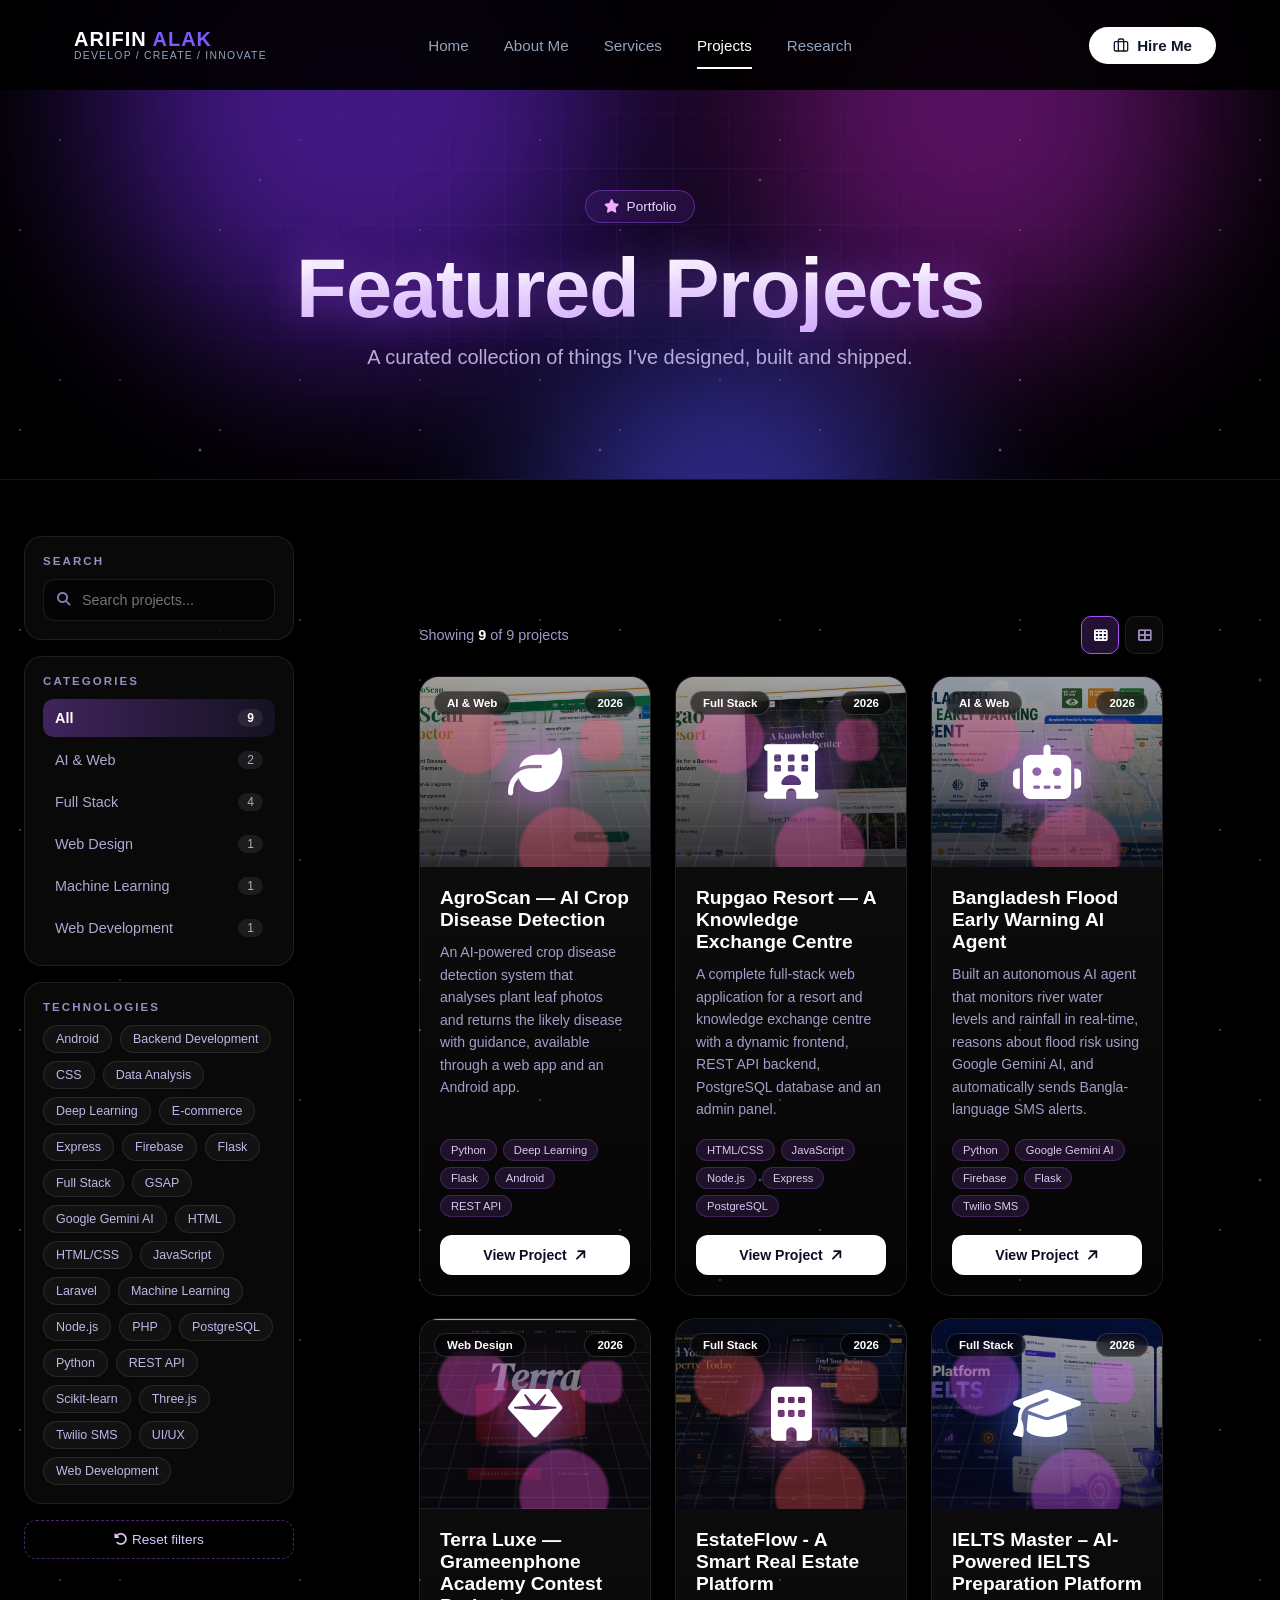
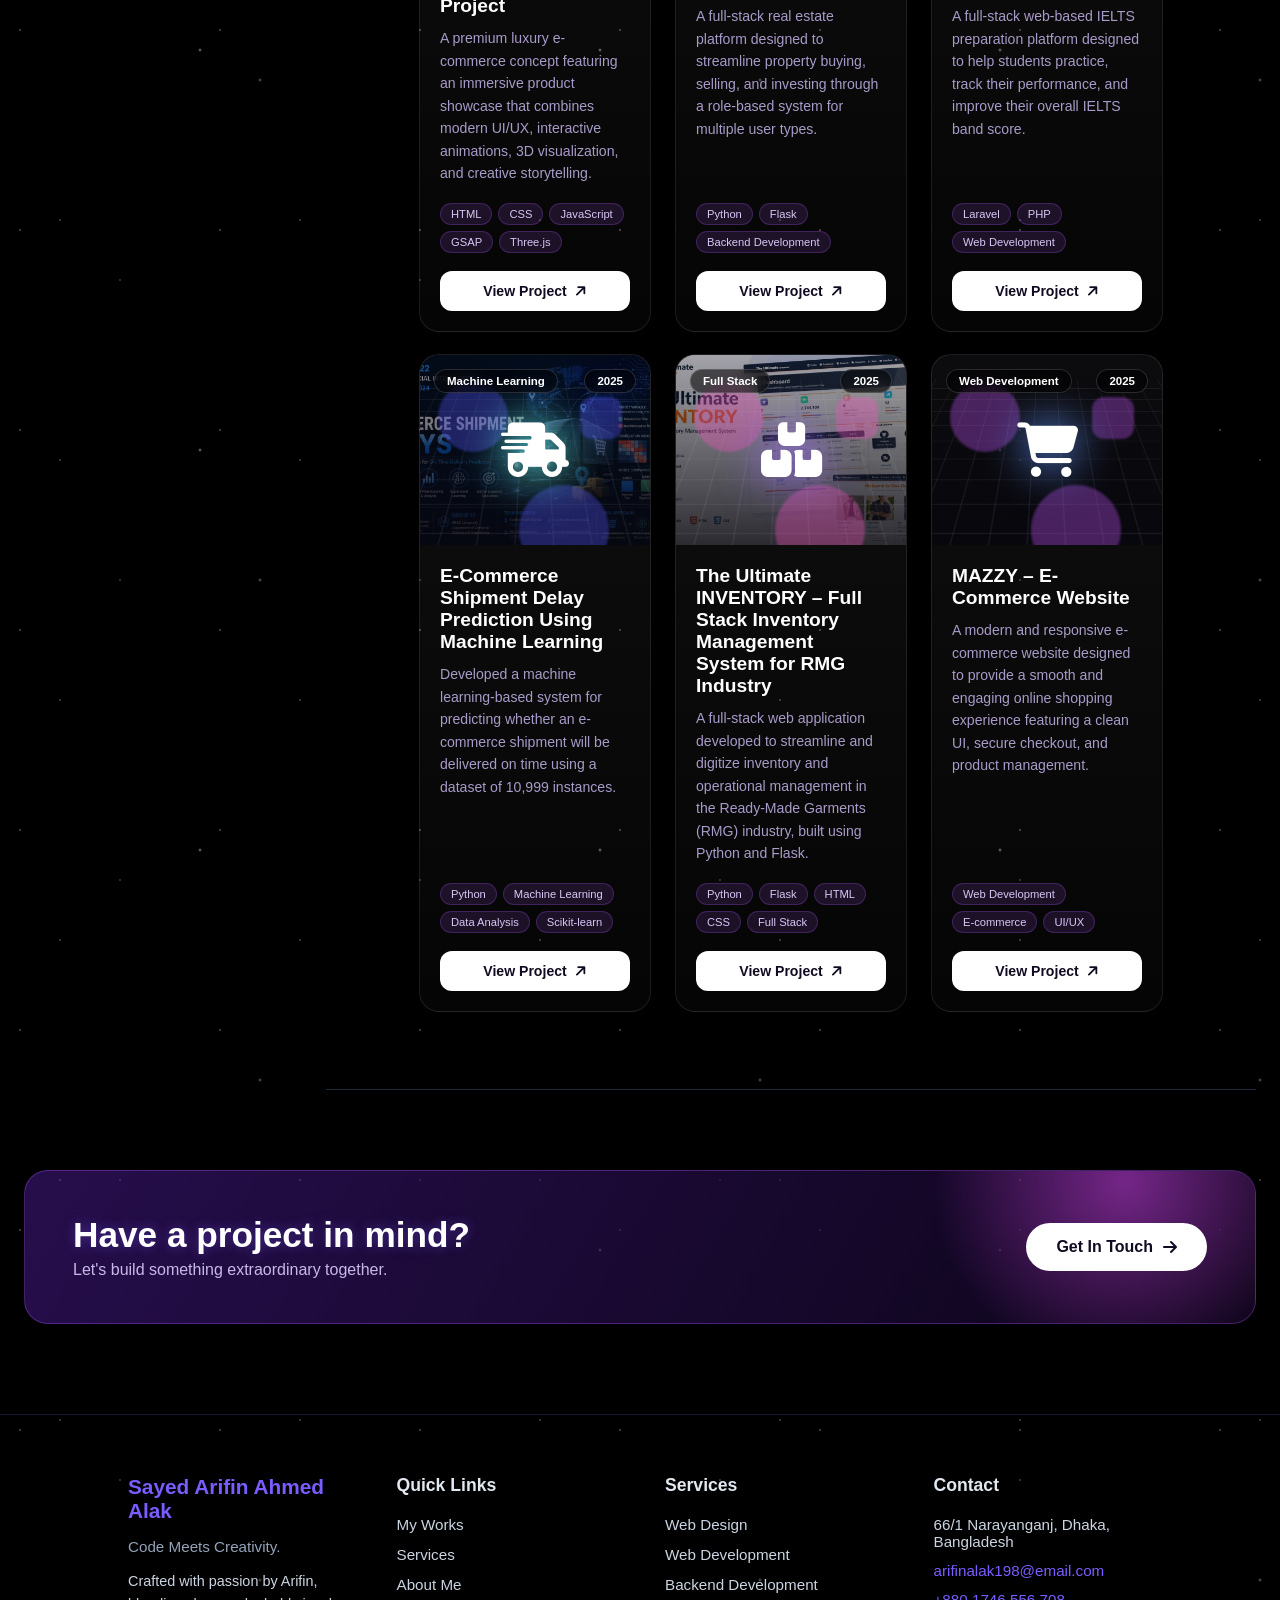
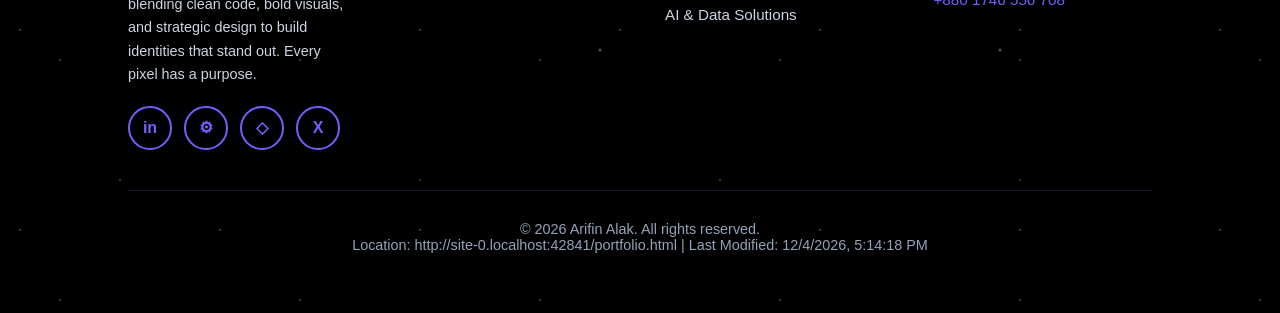
<file: portfolio.html>
<!DOCTYPE html>
<html lang="en">

<head>
    <meta charset="UTF-8">
    <meta name="viewport" content="width=device-width, initial-scale=1.0">
    <title>Featured Projects | Arifin Alak</title>
    <meta name="description" content="Featured projects by Arifin Alak: web development, design, AI systems and more.">
    <link rel="stylesheet" href="https://cdnjs.cloudflare.com/ajax/libs/font-awesome/6.4.0/css/all.min.css">
    <link rel="stylesheet" href="style.css">
    <link rel="stylesheet" href="portfolio.css">
</head>

<body class="pf-body-page">

    <div class="pf-progress" id="pf-progress"></div>
    <div class="pf-cursor-glow" id="pf-cursor-glow"></div>

    <header>
        <div class="nav-container">
            <div class="nav-left">
                <a href="index.html" class="logo-link">
                    <div class="nav-brand-text">
                        <span class="nav-brand-name">ARIFIN <span style="color: var(--accent-1);">ALAK</span></span>
                        <span class="nav-brand-tagline">DEVELOP / CREATE / INNOVATE</span>
                    </div>
                </a>
            </div>
            <nav class="nav-center" id="main-nav">
                <a href="index.html#home">Home</a>
                <a href="about.html">About Me</a>
                <a href="services.html">Services</a>
                <a href="portfolio.html" class="active">Projects</a>
                <a href="research.html">Research</a>
                <a href="https://www.fiverr.com/arifinalak" target="_blank" class="hire-me-btn mobile-hire-btn">Hire
                    Me</a>
            </nav>
            <div class="nav-right">
                <a href="https://www.fiverr.com/arifinalak" target="_blank" class="hire-me-btn">
                    <svg width="16" height="16" viewBox="0 0 24 24" fill="none" stroke="currentColor" stroke-width="2"
                        stroke-linecap="round" stroke-linejoin="round">
                        <rect x="2" y="7" width="20" height="14" rx="2" ry="2"></rect>
                        <path d="M16 21V5a2 2 0 0 0-2-2h-4a2 2 0 0 0-2 2v16"></path>
                    </svg>
                    Hire Me
                </a>
            </div>
            <button class="hamburger" id="hamburger"
                aria-label="Toggle menu"><span></span><span></span><span></span></button>
        </div>
    </header>

    <!-- HERO -->
    <section class="pf-hero">
        <div class="pf-aurora a1"></div>
        <div class="pf-aurora a2"></div>
        <div class="pf-aurora a3"></div>
        <div class="pf-hero-grid"></div>
        <div class="pf-hero-inner">
            <span class="pf-hero-chip"><i class="fa-solid fa-star"></i> Portfolio</span>
            <h1 class="pf-hero-title" id="pf-title">Featured Projects</h1>
            <p class="pf-hero-sub">A curated collection of things I've designed, built and shipped.</p>
        </div>
    </section>

    <!-- MAIN -->
    <main class="pf-main">
        <aside class="pf-sidebar">
            <div class="pf-panel">
                <label class="pf-label" for="pf-search">Search</label>
                <div class="pf-search">
                    <i class="fa-solid fa-magnifying-glass"></i>
                    <input id="pf-search" type="search" placeholder="Search projects..." autocomplete="off">
                </div>
            </div>

            <div class="pf-panel">
                <span class="pf-label">Categories</span>
                <ul class="pf-cats" id="pf-cats"></ul>
            </div>

            <div class="pf-panel">
                <span class="pf-label">Technologies</span>
                <div class="pf-chips" id="pf-chips"></div>
            </div>

            <button class="pf-reset" id="pf-reset"><i class="fa-solid fa-rotate-left"></i> Reset filters</button>
        </aside>

        <section class="pf-content">
            <div class="pf-toolbar">
                <p class="pf-count" id="pf-count"></p>
                <div class="pf-view">
                    <button class="active" data-cols="3" aria-label="Three columns"><i
                            class="fa-solid fa-table-cells"></i></button>
                    <button data-cols="2" aria-label="Two columns"><i
                            class="fa-solid fa-table-cells-large"></i></button>
                </div>
            </div>
            <div class="pf-grid" id="pf-grid"></div>
            <p class="pf-empty" id="pf-empty" hidden>No projects match your filters. Try something else!</p>
        </section>
    </main>

    <!-- CTA -->
    <section class="pf-cta">
        <div class="pf-cta-box">
            <div>
                <h2>Have a project in mind?</h2>
                <p>Let's build something extraordinary together.</p>
            </div>
            <a class="pf-btn-solid magnetic"
                href="https://docs.google.com/forms/d/e/1FAIpQLSdO59KS2FkeB6CDlVoBrFqivbtxR3UzDHF6E8eAf1m6Abv9Ew/viewform?usp=publish-editor"
                target="_blank">Get In Touch <i class="fa-solid fa-arrow-right"></i></a>
        </div>
    </section>

    <footer>
        <div class="footer-content">
            <div class="footer-section">
                <h3>Sayed Arifin Ahmed Alak</h3>
                <p class="tagline">Code Meets Creativity.</p>
                <p class="about-text">Crafted with passion by Arifin, blending clean code, bold visuals, and strategic
                    design to build identities that stand out. Every pixel has a purpose.</p>
                <div class="social-icons">
                    <a href="https://www.linkedin.com/in/sayed-arifin-ahmed-alak-68a205397/" target="_blank"
                        rel="noopener noreferrer" class="social-icon" title="LinkedIn">in</a>
                    <a href="https://github.com/arifinalak" target="_blank" rel="noopener noreferrer"
                        class="social-icon" title="GitHub">⚙</a>
                    <a href="https://leetcode.com/u/arifinalak/" target="_blank" rel="noopener noreferrer"
                        class="social-icon" title="LeetCode">◇</a>
                    <a href="https://x.com/AlakArifin198" target="_blank" rel="noopener noreferrer" class="social-icon"
                        title="X (Twitter)">X</a>
                </div>
            </div>
            <div class="footer-section">
                <h4>Quick Links</h4>
                <ul class="footer-links">
                    <li><a href="portfolio.html">My Works</a></li>
                    <li><a href="services.html">Services</a></li>
                    <li><a href="about.html">About Me</a></li>
                </ul>
            </div>
            <div class="footer-section">
                <h4>Services</h4>
                <ul class="footer-links">
                    <li><a href="services.html">Web Design</a></li>
                    <li><a href="services.html">Web Development</a></li>
                    <li><a href="services.html">Backend Development</a></li>
                    <li><a href="services.html">AI &amp; Data Solutions</a></li>
                </ul>
            </div>
            <div class="footer-section">
                <h4>Contact</h4>
                <ul class="contact-info">
                    <li>66/1 Narayanganj, Dhaka, Bangladesh</li>
                    <li><a href="mailto:arifinalak198@email.com">arifinalak198@email.com</a></li>
                    <li><a href="tel:+8801746556708">+880 1746 556 708</a></li>
                </ul>
            </div>
        </div>
        <div class="footer-bottom">
            <p>© 2026 Arifin Alak. All rights reserved.</p>
            <p id="page-meta"></p>
        </div>
    </footer>

    <script src="js/script.js"></script>
    <script src="js/portfolio.js"></script>
</body>

</html>
</file>
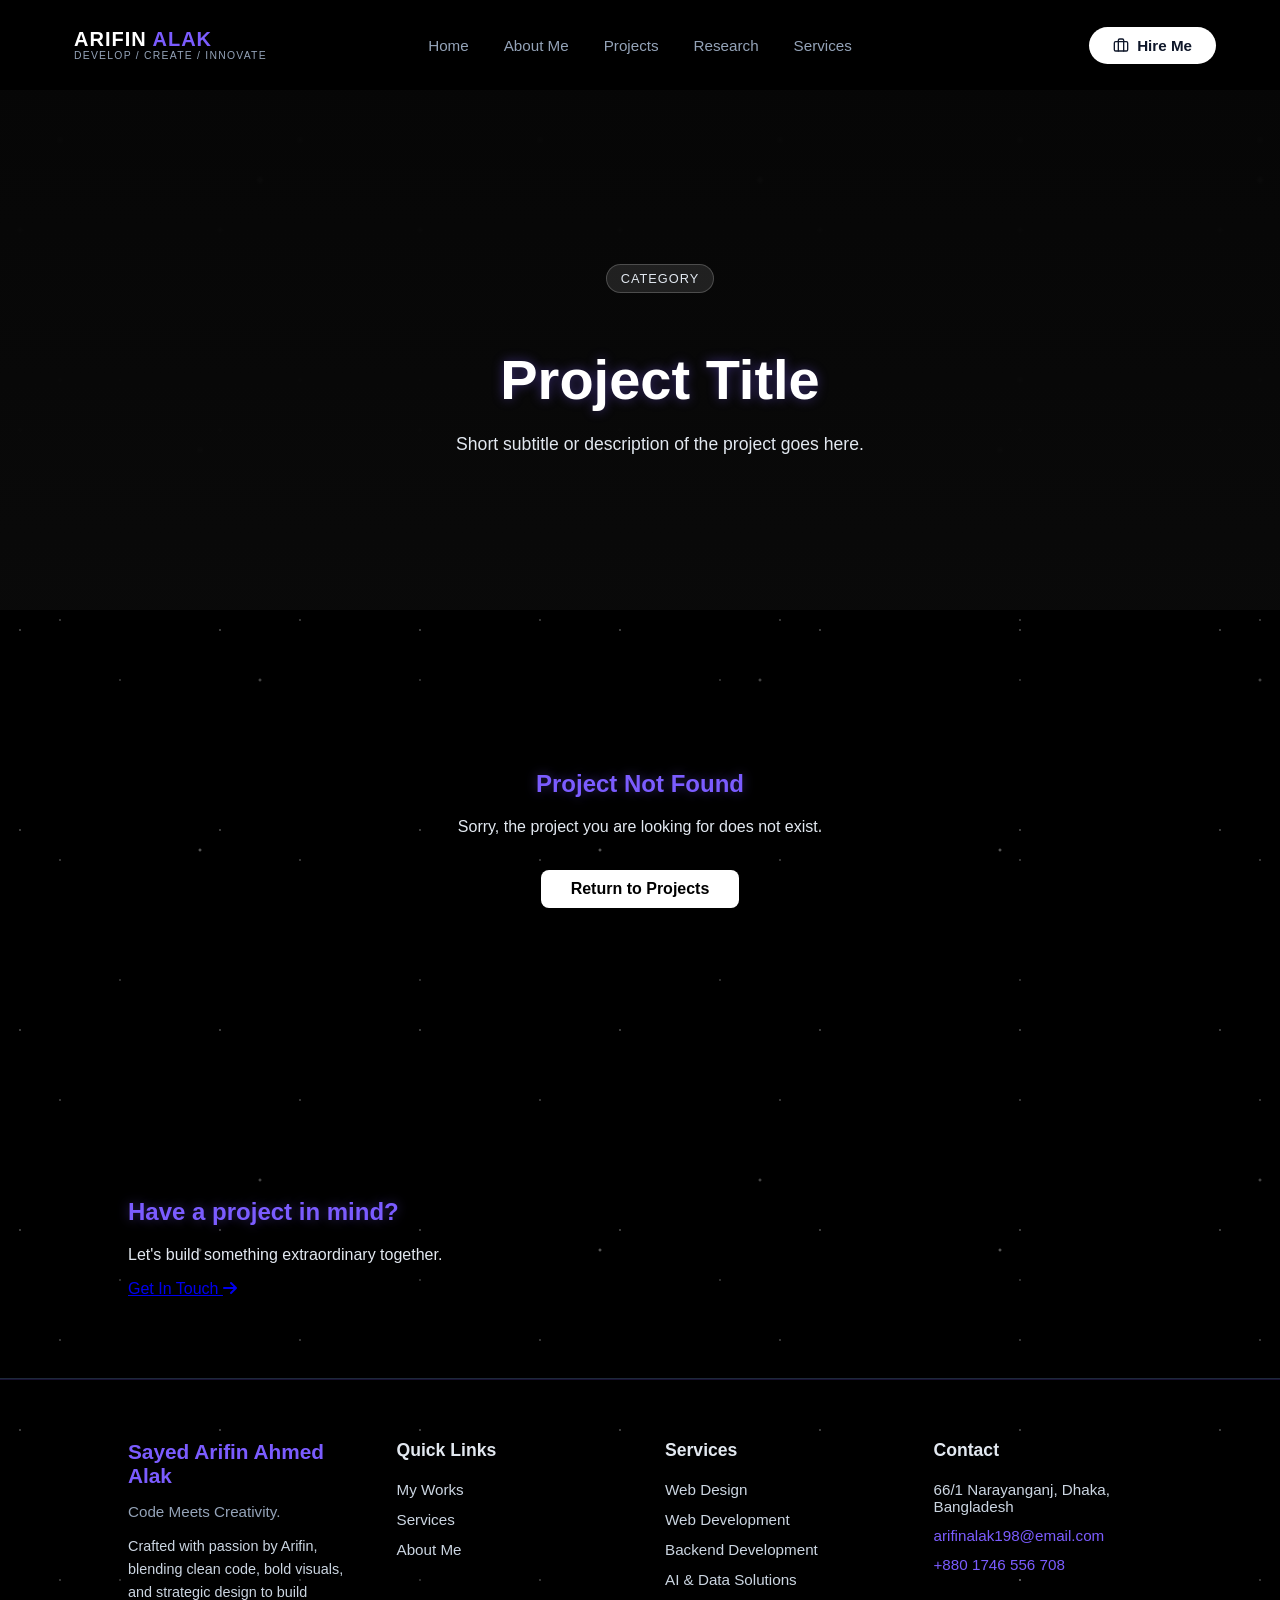
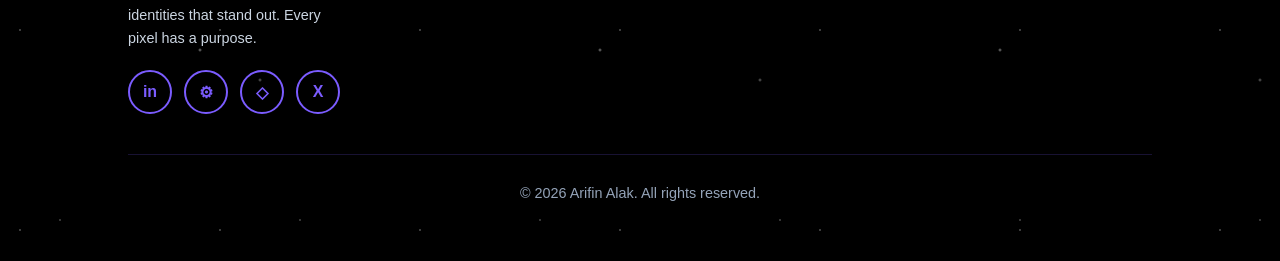
<file: project-details.html>
<!DOCTYPE html>
<html lang="en">

<head>
    <meta charset="UTF-8">
    <meta name="viewport" content="width=device-width, initial-scale=1.0">
    <title>Project Details | Arifin Alak</title>
    <meta name="description" content="Project details of Arifin Alak's portfolio.">
    <link rel="stylesheet" href="https://cdnjs.cloudflare.com/ajax/libs/font-awesome/6.4.0/css/all.min.css">
    <link rel="stylesheet" href="style.css">
    <link rel="stylesheet" href="project-details.css">
</head>

<body class="pf-body-page">

    <div class="pf-progress" id="pf-progress"></div>
    <div class="pf-cursor-glow" id="pf-cursor-glow"></div>

    <header>
        <div class="nav-container">
            <div class="nav-left">
                <a href="index.html" class="logo-link">
                    <div class="nav-brand-text">
                        <span class="nav-brand-name">ARIFIN <span style="color: var(--accent-1);">ALAK</span></span>
                        <span class="nav-brand-tagline">DEVELOP / CREATE / INNOVATE</span>
                    </div>
                </a>
            </div>
            <nav class="nav-center" id="main-nav">
                <a href="index.html#home">Home</a>
                <a href="about.html">About Me</a>
                <a href="portfolio.html">Projects</a>
                <a href="research.html">Research</a>
                <a href="services.html">Services</a>
                <a href="https://www.fiverr.com/arifinalak" target="_blank" class="hire-me-btn mobile-hire-btn">Hire
                    Me</a>
            </nav>
            <div class="nav-right">
                <a href="https://www.fiverr.com/arifinalak" target="_blank" class="hire-me-btn">
                    <svg width="16" height="16" viewBox="0 0 24 24" fill="none" stroke="currentColor" stroke-width="2"
                        stroke-linecap="round" stroke-linejoin="round">
                        <rect x="2" y="7" width="20" height="14" rx="2" ry="2"></rect>
                        <path d="M16 21V5a2 2 0 0 0-2-2h-4a2 2 0 0 0-2 2v16"></path>
                    </svg>
                    Hire Me
                </a>
            </div>
            <button class="hamburger" id="hamburger"
                aria-label="Toggle menu"><span></span><span></span><span></span></button>
        </div>
    </header>

    <!-- HERO BACKGROUND -->
    <div class="pd-hero-bg">
        <div class="pd-overlay"></div>
        <div class="pd-hero-content">
            <span class="pd-hero-chip" id="pd-category">Category</span>
            <h1 class="pd-hero-title" id="pd-title">Project Title</h1>
            <p class="pd-hero-sub" id="pd-subtitle">Short subtitle or description of the project goes here.</p>
        </div>
    </div>

    <!-- MAIN CONTENT -->
    <div class="pd-container">
        <a href="portfolio.html" class="pd-back-link"><i class="fa-solid fa-arrow-left"></i> Back to Projects</a>

        <div class="pd-layout">
            <!-- Left Column: Details -->
            <div class="pd-main-content">
                <div class="pd-meta-header">
                    <span class="pd-meta-item" id="pd-meta-cat"><i class="fa-solid fa-tag"></i> Category</span>
                    <span class="pd-meta-item" id="pd-meta-duration"><i class="fa-regular fa-clock"></i> Duration</span>
                </div>

                <h2 class="pd-section-title" id="pd-main-title">Project Title</h2>
                <p class="pd-intro" id="pd-intro">Intro text...</p>

                <!-- Mockup Images -->
                <div class="pd-gallery" id="pd-gallery">
                    <!-- Images generated via JS -->
                </div>

                <div class="pd-content-section">
                    <h3>Project Overview</h3>
                    <p id="pd-overview">Overview text...</p>
                </div>

                <div class="pd-content-section">
                    <h3>Challenges</h3>
                    <p id="pd-challenges">Challenges text...</p>
                </div>

                <div class="pd-content-section">
                    <h3>Results</h3>
                    <p id="pd-results">Results text...</p>
                </div>

                <div class="pd-tools">
                    <h4><i class="fa-solid fa-wrench"></i> Tools & Technologies:</h4>
                    <div class="pd-tech-chips" id="pd-tech-chips">
                        <!-- Tech chips generated via JS -->
                    </div>
                </div>

                <!-- Navigation -->
                <div class="pd-navigation">
                    <a href="#" class="pd-nav-btn" id="pd-prev">
                        <i class="fa-solid fa-arrow-left"></i>
                        <div>
                            <span>Previous Project</span>
                            <strong id="pd-prev-title">Title</strong>
                        </div>
                    </a>
                    <a href="#" class="pd-nav-btn pd-nav-next" id="pd-next">
                        <div>
                            <span>Next Project</span>
                            <strong id="pd-next-title">Title</strong>
                        </div>
                        <i class="fa-solid fa-arrow-right"></i>
                    </a>
                </div>
            </div>

            <!-- Right Column: Sidebar -->
            <div class="pd-sidebar">
                <div class="pd-sidebar-box">
                    <ul class="pd-sidebar-meta">
                        <li><span>Role</span> <strong id="pd-side-role">Developer</strong></li>
                        <li><span>Timeline</span> <strong id="pd-side-timeline">2 weeks</strong></li>
                        <li><span>Date</span> <strong id="pd-side-date">2026</strong></li>
                    </ul>
                    <a href="#" id="pd-live-btn" target="_blank" class="pd-btn-solid">View Live Site <i
                            class="fa-solid fa-arrow-up-right-from-square"></i></a>
                </div>

                <div class="pd-sidebar-box">
                    <h3>Key Features</h3>
                    <ul class="pd-features-list" id="pd-features">
                        <!-- Features generated via JS -->
                    </ul>
                </div>

                <div class="pd-sidebar-cta">
                    <i class="fa-regular fa-window-restore cta-icon"></i>
                    <h3>Need a similar project?</h3>
                    <p>I can help you build a custom solution tailored to your specific requirements.</p>
                    <a href="https://docs.google.com/forms/d/e/1FAIpQLSdO59KS2FkeB6CDlVoBrFqivbtxR3UzDHF6E8eAf1m6Abv9Ew/viewform"
                        target="_blank" class="pd-btn-outline">Launch Your Project</a>
                </div>
            </div>
        </div>
    </div>

    <!-- CTA Section -->
    <section class="pf-cta pd-bottom-cta">
        <div class="pf-cta-box">
            <div>
                <h2>Have a project in mind?</h2>
                <p>Let's build something extraordinary together.</p>
            </div>
            <a class="pf-btn-solid magnetic"
                href="https://docs.google.com/forms/d/e/1FAIpQLSdO59KS2FkeB6CDlVoBrFqivbtxR3UzDHF6E8eAf1m6Abv9Ew/viewform?usp=publish-editor"
                target="_blank">Get In Touch <i class="fa-solid fa-arrow-right"></i></a>
        </div>
    </section>

    <footer>
        <div class="footer-content">
            <div class="footer-section">
                <h3>Sayed Arifin Ahmed Alak</h3>
                <p class="tagline">Code Meets Creativity.</p>
                <p class="about-text">Crafted with passion by Arifin, blending clean code, bold visuals, and strategic
                    design to build identities that stand out. Every pixel has a purpose.</p>
                <div class="social-icons">
                    <a href="https://www.linkedin.com/in/sayed-arifin-ahmed-alak-68a205397/" target="_blank"
                        rel="noopener noreferrer" class="social-icon" title="LinkedIn">in</a>
                    <a href="https://github.com/arifinalak" target="_blank" rel="noopener noreferrer"
                        class="social-icon" title="GitHub">⚙</a>
                    <a href="https://leetcode.com/u/arifinalak/" target="_blank" rel="noopener noreferrer"
                        class="social-icon" title="LeetCode">◇</a>
                    <a href="https://x.com/AlakArifin198" target="_blank" rel="noopener noreferrer" class="social-icon"
                        title="X (Twitter)">X</a>
                </div>
            </div>
            <div class="footer-section">
                <h4>Quick Links</h4>
                <ul class="footer-links">
                    <li><a href="portfolio.html">My Works</a></li>
                    <li><a href="services.html">Services</a></li>
                    <li><a href="about.html">About Me</a></li>
                </ul>
            </div>
            <div class="footer-section">
                <h4>Services</h4>
                <ul class="footer-links">
                    <li><a href="services.html">Web Design</a></li>
                    <li><a href="services.html">Web Development</a></li>
                    <li><a href="services.html">Backend Development</a></li>
                    <li><a href="services.html">AI &amp; Data Solutions</a></li>
                </ul>
            </div>
            <div class="footer-section">
                <h4>Contact</h4>
                <ul class="contact-info">
                    <li>66/1 Narayanganj, Dhaka, Bangladesh</li>
                    <li><a href="mailto:arifinalak198@email.com">arifinalak198@email.com</a></li>
                    <li><a href="tel:+8801746556708">+880 1746 556 708</a></li>
                </ul>
            </div>
        </div>
        <div class="footer-bottom">
            <p>© 2026 Arifin Alak. All rights reserved.</p>
        </div>
    </footer>

    <script src="js/script.js"></script>
    <script src="js/project-details.js"></script>
</body>

</html>
</file>
<file: style.css>
:root {
    --accent-1: #7b5cff;
    --accent-2: #5b38d6;
    --accent-3: #1b0f3b;
    --accent-gradient: linear-gradient(135deg, var(--accent-1) 0%, var(--accent-2) 45%, var(--accent-3) 100%);
    --accent-gloss: 0 0 10px rgba(123, 92, 255, 0.65), 0 0 24px rgba(123, 92, 255, 0.45);
}

body {
    margin: 0;
    font-family: 'Segoe UI', sans-serif;
    background-color: #000000;
    background-image:
        radial-gradient(1px 1px at 20px 30px, rgba(255, 255, 255, 0.8), transparent),
        radial-gradient(1px 1px at 120px 80px, rgba(255, 255, 255, 0.6), transparent),
        radial-gradient(1px 1px at 60px 140px, rgba(255, 255, 255, 0.7), transparent),
        radial-gradient(2px 2px at 200px 50px, rgba(255, 255, 255, 0.5), transparent),
        radial-gradient(2px 2px at 260px 180px, rgba(255, 255, 255, 0.4), transparent);
    background-size: 200px 200px, 300px 300px, 240px 240px, 400px 400px, 500px 500px;
    animation: starMove 60s linear infinite;
    color: #e2e8f0;
    scroll-behavior: smooth;
}

body.about-page-bg {
    background: url("potfolio pic/Purple Rain.jpg") center center / cover no-repeat fixed;
    font-size: 1.06rem;
}

h1,
h2 {
    color: var(--accent-1);
    text-shadow: 0 0 12px rgba(123, 92, 255, 0.4);
}

section {
    padding: 80px 10%;
    border-bottom: 1px solid #1e293b;
}


header {
    position: fixed;
    top: 0;
    width: 100%;
    z-index: 1000;
    background: rgba(0, 0, 0, 0.9);
    backdrop-filter: blur(10px);
    padding: 0;
}

.nav-container {
    display: flex;
    justify-content: space-between;
    align-items: center;
    max-width: 1400px;
    margin: 0 auto;
    padding: 0 5%;
    min-height: 90px;
}

.nav-left,
.nav-right {
    display: flex;
    flex: 1;
}

.nav-left {
    justify-content: flex-start;
}

.nav-right {
    justify-content: flex-end;
}

.logo-link {
    display: flex;
    align-items: center;
    text-decoration: none;
}

.nav-logo {
    height: 110px;
    width: auto;
    transition: transform 0.3s ease, filter 0.3s ease;
}

.nav-logo:hover {
    transform: scale(1.03);
    filter: drop-shadow(0 0 8px rgba(123, 92, 255, 0.5));
}

.nav-brand-text {
    display: flex;
    flex-direction: column;
    margin-left: 10px;
    gap: 2px;
}

.nav-brand-name {
    font-size: 1.25rem;
    font-weight: 800;
    color: #ffffff;
    letter-spacing: 0.05em;
    line-height: 1;
    animation: textGlow 2.5s ease-in-out infinite alternate;
}

@keyframes textGlow {
    0% {
        text-shadow: 0 0 4px rgba(123, 92, 255, 0.4), 0 0 10px rgba(123, 92, 255, 0.2);
    }

    100% {
        text-shadow: 0 0 8px rgba(123, 92, 255, 0.8), 0 0 20px rgba(123, 92, 255, 0.6), 0 0 30px rgba(123, 92, 255, 0.4);
    }
}

.nav-brand-tagline {
    font-size: 0.65rem;
    font-weight: 500;
    color: #94a3b8;
    letter-spacing: 0.12em;
    text-transform: uppercase;
    line-height: 1;
}

.nav-center {
    display: flex;
    justify-content: center;
    align-items: center;
    gap: 35px;
}

.nav-center a {
    color: #94a3b8;
    text-decoration: none;
    font-weight: 500;
    font-size: 0.95rem;
    transition: color 0.3s ease;
    position: relative;
    padding: 10px 0;
}

.nav-center a:hover,
.nav-center a.active {
    color: #ffffff;
}

.nav-center a::after {
    content: '';
    position: absolute;
    bottom: -5px;
    left: 0;
    width: 0;
    height: 2px;
    background-color: #ffffff;
    transition: width 0.3s ease;
}

.nav-center a.active::after,
.nav-center a:hover::after {
    width: 100%;
}

.hire-me-btn {
    display: flex;
    align-items: center;
    gap: 8px;
    background-color: #ffffff;
    color: #0f172a;
    padding: 10px 24px;
    border-radius: 999px;
    font-weight: 600;
    font-size: 0.95rem;
    text-decoration: none;
    transition: all 0.3s ease;
}

.hire-me-btn:hover {
    background-color: #e2e8f0;
    transform: translateY(-2px);
    box-shadow: 0 4px 12px rgba(255, 255, 255, 0.15);
}

nav a:hover {
    color: white;
    text-shadow: var(--accent-gloss);
}

.hero {
    height: 100vh;
    display: flex;
    justify-content: center;
    align-items: center;
    flex-direction: column;
    text-align: center;
    padding-top: 140px;
    gap: 18px;
}

/* Status badge */
.hero-badge {
    display: inline-flex;
    align-items: center;
    gap: 8px;
    border: 1px solid rgba(255, 255, 255, 0.2);
    background: rgba(255, 255, 255, 0.05);
    color: #e2e8f0;
    font-size: 0.85rem;
    font-weight: 500;
    padding: 8px 18px;
    border-radius: 999px;
    letter-spacing: 0.02em;
}

.hero-badge-dot {
    width: 8px;
    height: 8px;
    background: #22c55e;
    border-radius: 50%;
    animation: pulse-dot 2s infinite;
    flex-shrink: 0;
}

@keyframes pulse-dot {

    0%,
    100% {
        box-shadow: 0 0 0 0 rgba(34, 197, 94, 0.6);
    }

    50% {
        box-shadow: 0 0 0 6px rgba(34, 197, 94, 0);
    }
}

/* Main heading */
.hero-heading {
    font-size: clamp(2rem, 5vw, 3.8rem);
    font-weight: 800;
    color: #ffffff;
    line-height: 1.15;
    margin: 0;
    text-shadow: none;
}

.hero-name {
    background: linear-gradient(135deg, #a855f7 0%, #7b5cff 100%);
    -webkit-background-clip: text;
    background-clip: text;
    -webkit-text-fill-color: transparent;
}

/* Typewriter subtitle */
.hero-subtitle {
    font-size: clamp(1rem, 2.5vw, 1.3rem);
    color: #94a3b8;
    font-weight: 500;
    margin: 0;
}

.hero-typewriter {
    color: #a855f7;
    font-weight: 700;
    border-right: 2px solid #a855f7;
    padding-right: 3px;
    animation: blink-cursor 0.75s step-end infinite;
}

@keyframes blink-cursor {

    from,
    to {
        border-color: transparent;
    }

    50% {
        border-color: #a855f7;
    }
}

/* Description */
.hero-desc {
    color: #94a3b8;
    font-size: clamp(0.9rem, 2vw, 1.05rem);
    line-height: 1.7;
    max-width: 560px;
    margin: 0;
}

/* CTA buttons */
.hero-cta {
    display: flex;
    align-items: center;
    gap: 16px;
    flex-wrap: wrap;
    justify-content: center;
    margin-top: 8px;
}

.hero-btn-primary {
    display: inline-flex;
    align-items: center;
    gap: 8px;
    background: #ffffff;
    color: #0f172a;
    font-weight: 700;
    font-size: 0.95rem;
    padding: 14px 28px;
    border-radius: 999px;
    text-decoration: none;
    transition: all 0.3s ease;
}

.hero-btn-primary:hover {
    background: #e2e8f0;
    transform: translateY(-2px);
    box-shadow: 0 8px 20px rgba(255, 255, 255, 0.15);
}

.hero-btn-secondary {
    display: inline-flex;
    align-items: center;
    gap: 8px;
    background: transparent;
    color: #e2e8f0;
    font-weight: 600;
    font-size: 0.95rem;
    padding: 14px 24px;
    border-radius: 999px;
    text-decoration: none;
    border: 1px solid rgba(255, 255, 255, 0.2);
    transition: all 0.3s ease;
}

.hero-btn-secondary:hover {
    background: rgba(255, 255, 255, 0.08);
    border-color: rgba(255, 255, 255, 0.4);
    transform: translateY(-2px);
}

/* ── Marquee Strips ───────────────────────────── */
.marquee-section {
    position: relative;
    width: 100%;
    height: 220px;
    overflow: hidden;
    pointer-events: none;
    z-index: 1;
    margin: 20px 0;
}

.marquee-track {
    position: absolute;
    width: 140%;
    left: -20%;
    padding: 18px 0;
    overflow: hidden;
}

.track-white {
    background: #ffffff;
    top: 50%;
    transform: translateY(-80%) rotate(-6deg);
}

.track-purple {
    background: #7b2ff7;
    top: 50%;
    transform: translateY(20%) rotate(6deg);
}

.marquee-inner {
    display: flex;
    width: max-content;
    animation: marquee-left 20s linear infinite;
}

.marquee-reverse {
    animation: marquee-right 20s linear infinite;
}

/* Scroll reversal classes */
.marquee-inner.scrolled-down {
    animation-direction: reverse;
}

.marquee-reverse.scrolled-down {
    animation-direction: normal;
}

.marquee-inner span {
    white-space: nowrap;
    padding-right: 40px;
    font-size: 1.3rem;
    font-weight: 900;
    letter-spacing: 0.06em;
    text-transform: uppercase;
}

.track-white .marquee-inner span {
    color: #0f172a;
}

.track-purple .marquee-inner span {
    color: #ffffff;
}

@keyframes marquee-left {
    0% {
        transform: translateX(0);
    }

    100% {
        transform: translateX(-50%);
    }
}

@keyframes marquee-right {
    0% {
        transform: translateX(-50%);
    }

    100% {
        transform: translateX(0);
    }
}

/* ── Process / How I Work Section ──────────────── */
.process-section {
    padding: 100px 6%;
    background: #080d1a;
}

.process-header {
    text-align: center;
    max-width: 640px;
    margin: 0 auto 56px;
}

.process-badge {
    display: inline-block;
    border: 1px solid rgba(255, 255, 255, 0.2);
    color: #e2e8f0;
    font-size: 0.8rem;
    font-weight: 500;
    padding: 6px 16px;
    border-radius: 999px;
    margin-bottom: 16px;
}

.process-title {
    font-size: clamp(2rem, 4vw, 3rem);
    font-weight: 800;
    color: #ffffff;
    margin: 0 0 16px;
}

.process-highlight {
    color: #7b2ff7;
}

.process-subtitle {
    color: #64748b;
    font-size: 0.95rem;
    line-height: 1.7;
    margin: 0;
}

/* Timeline */
.process-timeline {
    position: relative;
    display: flex;
    align-items: center;
    justify-content: center;
    gap: 0;
    margin-bottom: 48px;
}

.timeline-line {
    position: absolute;
    left: 50%;
    transform: translateX(-50%);
    width: 70%;
    height: 2px;
    background: rgba(255, 255, 255, 0.1);
    z-index: 0;
}

.timeline-step {
    position: relative;
    z-index: 1;
    width: 48px;
    height: 48px;
    border-radius: 50%;
    border: 2px solid rgba(255, 255, 255, 0.15);
    background: #000000;
    color: #64748b;
    font-size: 0.8rem;
    font-weight: 700;
    cursor: pointer;
    transition: all 0.3s ease;
    flex-shrink: 0;
    margin: 0 24px;
}

.timeline-step:hover {
    border-color: #7b2ff7;
    color: #ffffff;
}

.timeline-step.active {
    background: #7b2ff7;
    border-color: #7b2ff7;
    color: #ffffff;
    box-shadow: 0 0 20px rgba(123, 47, 247, 0.5);
}

/* Cards Row */
.process-cards {
    display: grid;
    grid-template-columns: 1fr 1fr;
    gap: 20px;
    max-width: 960px;
    margin: 0 auto;
}

/* Left detail card */
.process-detail-card {
    background: rgba(255, 255, 255, 0.03);
    border: 1px solid rgba(255, 255, 255, 0.08);
    border-radius: 20px;
    padding: 28px;
    display: flex;
    flex-direction: column;
    gap: 14px;
}

.process-card-tag-row {
    display: flex;
    align-items: center;
    gap: 12px;
}

.process-step-num {
    width: 34px;
    height: 34px;
    border-radius: 50%;
    background: #7b2ff7;
    color: #fff;
    font-size: 0.75rem;
    font-weight: 700;
    display: flex;
    align-items: center;
    justify-content: center;
    flex-shrink: 0;
}

.process-card-tag {
    font-size: 0.7rem;
    font-weight: 700;
    letter-spacing: 0.1em;
    color: #64748b;
    text-transform: uppercase;
}

.process-card-title {
    font-size: 1.5rem;
    font-weight: 800;
    color: #ffffff;
    margin: 0;
}

.process-card-desc {
    color: #94a3b8;
    font-size: 0.9rem;
    line-height: 1.7;
    margin: 0;
}

.process-card-list {
    list-style: none;
    padding: 0;
    margin: 0;
    display: flex;
    flex-direction: column;
    gap: 8px;
}

.process-card-list li {
    display: flex;
    align-items: center;
    gap: 10px;
    color: #94a3b8;
    font-size: 0.88rem;
}

.process-card-list li::before {
    content: '▸';
    color: #7b2ff7;
    font-size: 0.75rem;
    flex-shrink: 0;
}

.process-outcome {
    margin-top: auto;
    padding-top: 16px;
    border-top: 1px solid rgba(255, 255, 255, 0.07);
    display: flex;
    flex-direction: column;
    gap: 4px;
}

.outcome-label {
    font-size: 0.62rem;
    font-weight: 700;
    letter-spacing: 0.12em;
    color: #64748b;
    text-transform: uppercase;
}

.outcome-text {
    font-size: 0.95rem;
    font-weight: 700;
    color: #ffffff;
}

/* Right visual card */
.process-visual-card {
    position: relative;
    border-radius: 20px;
    overflow: hidden;
    min-height: 360px;
    border: 1px solid rgba(255, 255, 255, 0.08);
}

.process-visual-bg {
    position: absolute;
    inset: 0;
    background: linear-gradient(135deg, #1e1b4b 0%, #4c1d95 40%, #1e1b4b 100%);
    transition: background 0.5s ease;
}

.process-visual-overlay {
    position: absolute;
    inset: 0;
    background: linear-gradient(to top, rgba(0, 0, 0, 0.85) 0%, rgba(0, 0, 0, 0.2) 60%, transparent 100%);
    padding: 28px;
    display: flex;
    flex-direction: column;
    justify-content: flex-end;
    gap: 6px;
    z-index: 1;
}

.process-visual-tag {
    font-size: 0.7rem;
    font-weight: 700;
    letter-spacing: 0.12em;
    color: rgba(255, 255, 255, 0.6);
    text-transform: uppercase;
}

.process-visual-num {
    font-size: 2.5rem;
    font-weight: 900;
    color: #ffffff;
    line-height: 1;
}

.process-visual-title {
    font-size: 1.4rem;
    font-weight: 800;
    color: #ffffff;
}

.process-visual-desc {
    color: rgba(255, 255, 255, 0.65);
    font-size: 0.85rem;
    line-height: 1.6;
    margin: 0;
}

@media (max-width: 768px) {
    .process-cards {
        grid-template-columns: 1fr;
    }

    .timeline-step {
        margin: 0 10px;
        width: 38px;
        height: 38px;
        font-size: 0.7rem;
    }

    .timeline-line {
        width: 85%;
    }
}

/* ── Featured Projects Section ──────────────────── */
.featured-projects {
    padding: 100px 6%;
    background: #080d1a;
    overflow: hidden;
}

.fp-top-bar {
    display: flex;
    justify-content: space-between;
    align-items: flex-end;
    margin-bottom: 40px;
}

.fp-header {
    max-width: 600px;
}

.fp-badge {
    display: inline-block;
    border: 1px solid rgba(255, 255, 255, 0.2);
    color: #e2e8f0;
    font-size: 0.8rem;
    font-weight: 500;
    padding: 6px 16px;
    border-radius: 999px;
    margin-bottom: 16px;
}

.fp-title {
    font-size: clamp(2rem, 4vw, 3rem);
    font-weight: 800;
    color: #ffffff;
    margin: 0 0 16px;
}

.fp-highlight {
    color: #7b2ff7;
}

.fp-subtitle {
    color: #64748b;
    font-size: 0.95rem;
    line-height: 1.7;
    margin: 0;
}

.fp-nav-buttons {
    display: flex;
    gap: 12px;
}

.fp-btn {
    width: 44px;
    height: 44px;
    border-radius: 50%;
    border: 1px solid rgba(255, 255, 255, 0.1);
    background: transparent;
    color: #ffffff;
    cursor: pointer;
    display: flex;
    align-items: center;
    justify-content: center;
    transition: all 0.3s ease;
}

.fp-btn:hover {
    background: rgba(255, 255, 255, 0.05);
    border-color: rgba(255, 255, 255, 0.3);
}

.fp-carousel-wrapper {
    margin: 0 -6%;
    padding: 0 6%;
    overflow-x: auto;
    scroll-behavior: smooth;
    scroll-snap-type: x mandatory;
    scrollbar-width: none;
    /* Firefox */
}

.fp-carousel-wrapper::-webkit-scrollbar {
    display: none;
    /* Chrome/Safari */
}

.fp-carousel-track {
    display: flex;
    gap: 24px;
    padding-bottom: 24px;
}

.fp-card {
    flex: 0 0 380px;
    scroll-snap-align: start;
    background: rgba(255, 255, 255, 0.02);
    border: 1px solid rgba(255, 255, 255, 0.08);
    border-radius: 20px;
    overflow: hidden;
    display: flex;
    flex-direction: column;
    transition: transform 0.3s ease;
}

.fp-card:hover {
    transform: translateY(-5px);
}

.fp-card-image {
    height: 200px;
    position: relative;
    padding: 20px;
    display: flex;
    align-items: flex-start;
    justify-content: space-between;
}

.fp-card-top {
    display: flex;
    justify-content: space-between;
    width: 100%;
}

.fp-year,
.fp-category {
    background: rgba(0, 0, 0, 0.5);
    backdrop-filter: blur(4px);
    border: 1px solid rgba(255, 255, 255, 0.1);
    color: #ffffff;
    font-size: 0.75rem;
    font-weight: 600;
    padding: 6px 12px;
    border-radius: 999px;
    display: flex;
    align-items: center;
    gap: 6px;
}

.fp-card-content {
    padding: 24px;
    display: flex;
    flex-direction: column;
    gap: 16px;
    flex-grow: 1;
}

.fp-featured-label {
    font-size: 0.7rem;
    font-weight: 700;
    letter-spacing: 0.12em;
    color: #ffffff;
    text-transform: uppercase;
}

.fp-title-row {
    display: flex;
    justify-content: space-between;
    align-items: center;
}

.fp-card-title {
    font-size: 1.4rem;
    font-weight: 800;
    color: #ffffff;
    margin: 0;
}

.fp-arrow-btn {
    width: 36px;
    height: 36px;
    border-radius: 50%;
    background: rgba(255, 255, 255, 0.05);
    border: 1px solid rgba(255, 255, 255, 0.1);
    color: #ffffff;
    display: flex;
    align-items: center;
    justify-content: center;
    text-decoration: none;
    transition: all 0.3s ease;
}

.fp-arrow-btn:hover {
    background: #ffffff;
    color: #0f172a;
}

.fp-card-desc {
    color: #94a3b8;
    font-size: 0.85rem;
    line-height: 1.6;
    margin: 0;
}

.fp-tech-tags {
    display: flex;
    gap: 8px;
    flex-wrap: wrap;
    margin-top: auto;
}

.fp-tech-tags span {
    background: rgba(255, 255, 255, 0.05);
    border: 1px solid rgba(255, 255, 255, 0.08);
    color: #cbd5e1;
    font-size: 0.7rem;
    font-weight: 600;
    padding: 4px 10px;
    border-radius: 999px;
}

.fp-view-btn {
    display: flex;
    justify-content: space-between;
    align-items: center;
    width: 100%;
    padding: 14px 20px;
    background: #ffffff;
    color: #0f172a;
    font-weight: 700;
    font-size: 0.9rem;
    border-radius: 999px;
    text-decoration: none;
    transition: all 0.3s ease;
    margin-top: 8px;
}

.fp-view-btn:hover {
    background: #e2e8f0;
}

.fp-footer {
    display: flex;
    flex-direction: column;
    align-items: center;
    gap: 24px;
    margin-top: 24px;
}

.fp-dots {
    display: flex;
    gap: 8px;
}

.fp-dot {
    width: 24px;
    height: 4px;
    border-radius: 2px;
    background: rgba(255, 255, 255, 0.2);
    cursor: pointer;
    transition: all 0.3s ease;
}

.fp-dot.active {
    background: #ffffff;
    width: 32px;
}

.fp-view-all-btn {
    display: inline-flex;
    padding: 12px 28px;
    background: #ffffff;
    color: #0f172a;
    font-weight: 700;
    font-size: 0.9rem;
    border-radius: 999px;
    text-decoration: none;
    transition: all 0.3s ease;
}

.fp-view-all-btn:hover {
    background: #e2e8f0;
    transform: translateY(-2px);
}

@media (max-width: 768px) {
    .fp-card {
        flex: 0 0 300px;
    }
}

/* ── Research & Ideas Section ───────────────────── */
.research-section {
    padding: 100px 6%;
    background: transparent;
    border-top: 1px solid rgba(255, 255, 255, 0.05);
}

.research-container {
    max-width: 1200px;
    margin: 0 auto;
    display: grid;
    grid-template-columns: 1fr 3fr;
    gap: 40px;
    align-items: stretch;
}

.research-sidebar {
    padding-top: 24px;
}

.research-badge {
    display: inline-block;
    border: 1px solid rgba(255, 255, 255, 0.2);
    color: #e2e8f0;
    font-size: 0.8rem;
    font-weight: 500;
    padding: 6px 16px;
    border-radius: 999px;
}

.research-content-box {
    background: rgba(255, 255, 255, 0.02);
    border: 1px solid rgba(255, 255, 255, 0.06);
    border-radius: 24px;
    padding: 60px;
    position: relative;
    overflow: hidden;
}

/* Subtle glow behind the box */
.research-content-box::before {
    content: '';
    position: absolute;
    top: -50%;
    left: -50%;
    width: 200%;
    height: 200%;
    background: radial-gradient(circle at center, rgba(123, 47, 247, 0.05) 0%, transparent 60%);
    pointer-events: none;
    z-index: 0;
}

.research-top-label {
    position: relative;
    z-index: 1;
    color: #a855f7;
    font-size: 0.75rem;
    font-weight: 700;
    letter-spacing: 0.15em;
    text-transform: uppercase;
    margin-bottom: 24px;
}

.research-heading {
    position: relative;
    z-index: 1;
    font-size: clamp(2.5rem, 5vw, 4rem);
    font-weight: 800;
    color: #ffffff;
    line-height: 1.1;
    margin: 0 0 24px 0;
    max-width: 800px;
}

.research-paragraph {
    position: relative;
    z-index: 1;
    color: #94a3b8;
    font-size: 1.1rem;
    line-height: 1.6;
    margin: 0 0 40px 0;
    max-width: 600px;
}

.research-link {
    position: relative;
    z-index: 1;
    display: inline-flex;
    align-items: center;
    gap: 12px;
    color: #ffffff;
    font-size: 0.95rem;
    font-weight: 600;
    text-decoration: none;
    border-bottom: 1px solid rgba(255, 255, 255, 0.3);
    padding-bottom: 4px;
    transition: all 0.3s ease;
}

.research-link:hover {
    color: #a855f7;
    border-color: #a855f7;
}

.research-link i {
    font-size: 0.9rem;
    transition: transform 0.3s ease;
}

.research-link:hover i {
    transform: rotate(0deg) !important;
}

@media (max-width: 900px) {
    .research-container {
        grid-template-columns: 1fr;
        gap: 20px;
    }

    .research-sidebar {
        padding-top: 0;
    }

    .research-content-box {
        padding: 40px 24px;
    }
}

/* ── CTA Section ──────────────────────────────── */
.cta-section {
    position: relative;
    padding: 120px 6%;
    display: flex;
    justify-content: center;
    align-items: center;
    min-height: 400px;
    background: transparent;
}

.cta-bg-image {
    position: absolute;
    top: 0;
    left: 0;
    width: 100%;
    height: 100%;
    z-index: 0;
}

.cta-overlay {
    position: absolute;
    top: 0;
    left: 0;
    width: 100%;
    height: 100%;
    background: rgba(10, 15, 30, 0.85);
    /* Dark overlay */
    z-index: 1;
}

.cta-content-wrapper {
    position: relative;
    z-index: 2;
    width: 100%;
    display: flex;
    justify-content: center;
}

.cta-box {
    background: rgba(255, 255, 255, 0.05);
    backdrop-filter: blur(12px);
    -webkit-backdrop-filter: blur(12px);
    border: 1px solid rgba(255, 255, 255, 0.1);
    border-radius: 24px;
    padding: 60px 40px;
    text-align: center;
    max-width: 800px;
    width: 100%;
    box-shadow: 0 20px 40px rgba(0, 0, 0, 0.4);
}

.cta-heading {
    color: #ffffff;
    font-size: clamp(2rem, 4vw, 2.8rem);
    font-weight: 800;
    margin: 0 0 16px 0;
    letter-spacing: -0.02em;
}

.cta-subheading {
    color: #cbd5e1;
    font-size: 1.1rem;
    line-height: 1.6;
    margin: 0 auto 32px auto;
    max-width: 600px;
}

.cta-btn {
    display: inline-flex;
    align-items: center;
    gap: 10px;
    background: #ffffff;
    color: #0f172a;
    font-weight: 700;
    font-size: 0.95rem;
    padding: 14px 32px;
    border-radius: 999px;
    text-decoration: none;
    transition: all 0.3s ease;
}

.cta-btn:hover {
    background: #e2e8f0;
    transform: translateY(-2px);
}

/* ── Services Section ───────────────────────────── */
.services-section {
    padding: 100px 6%;
    background: transparent;
}

.services-header {
    text-align: center;
    max-width: 640px;
    margin: 0 auto 56px;
}

.services-badge {
    display: inline-block;
    border: 1px solid rgba(255, 255, 255, 0.2);
    color: #e2e8f0;
    font-size: 0.8rem;
    font-weight: 500;
    padding: 6px 16px;
    border-radius: 999px;
    margin-bottom: 16px;
}

.services-title {
    font-size: clamp(2rem, 4vw, 3rem);
    font-weight: 800;
    color: #ffffff;
    margin: 0 0 16px;
}

.services-highlight {
    color: #7b2ff7;
}

.services-subtitle {
    color: #64748b;
    font-size: 0.95rem;
    line-height: 1.7;
    margin: 0;
}

.services-grid {
    display: grid;
    grid-template-columns: repeat(4, 1fr);
    gap: 20px;
    max-width: 1200px;
    margin: 0 auto 48px;
}

.service-card {
    background: rgba(255, 255, 255, 0.02);
    border: 1px solid rgba(255, 255, 255, 0.06);
    border-radius: 16px;
    padding: 24px;
    display: flex;
    flex-direction: column;
    gap: 12px;
    transition: all 0.3s ease;
}

.service-card:hover {
    background: rgba(255, 255, 255, 0.04);
    border-color: rgba(123, 47, 247, 0.4);
    transform: translateY(-4px);
}

.service-icon {
    width: 44px;
    height: 44px;
    background: rgba(123, 47, 247, 0.1);
    border: 1px solid rgba(123, 47, 247, 0.2);
    border-radius: 10px;
    display: flex;
    align-items: center;
    justify-content: center;
    color: #a855f7;
    font-size: 1.2rem;
    margin-bottom: 8px;
}

.service-title {
    font-size: 1.1rem;
    font-weight: 700;
    color: #ffffff;
    margin: 0;
}

.service-desc {
    color: #94a3b8;
    font-size: 0.85rem;
    line-height: 1.6;
    margin: 0;
    flex-grow: 1;
}

.service-link {
    display: inline-flex;
    align-items: center;
    gap: 6px;
    color: #ffffff;
    font-size: 0.8rem;
    font-weight: 700;
    text-decoration: none;
    text-transform: uppercase;
    letter-spacing: 0.05em;
    margin-top: 8px;
    transition: color 0.3s ease;
}

.service-link:hover {
    color: #a855f7;
}

.services-footer {
    text-align: center;
}

.view-all-btn {
    display: inline-flex;
    padding: 14px 28px;
    background: #ffffff;
    color: #0f172a;
    font-weight: 700;
    font-size: 0.9rem;
    border-radius: 999px;
    text-decoration: none;
    transition: all 0.3s ease;
}

.view-all-btn:hover {
    background: #e2e8f0;
    transform: translateY(-2px);
}

@media (max-width: 1024px) {
    .services-grid {
        grid-template-columns: repeat(3, 1fr);
    }
}

@media (max-width: 768px) {
    .services-grid {
        grid-template-columns: repeat(2, 1fr);
    }
}

@media (max-width: 480px) {
    .services-grid {
        grid-template-columns: 1fr;
    }
}

/* ── About Home Section ───────────────────────── */
.about-home {
    display: grid;
    grid-template-columns: 1fr 1fr;
    column-gap: 60px;
    row-gap: 0;
    padding: 100px 6%;
    align-items: start;
    background: transparent;
}

.about-home-left {
    display: contents;
}

/* LEFT */
.about-home-badge {
    grid-column: 1 / 2;
    grid-row: 1;
    display: inline-block;
    border: 1px solid rgba(255, 255, 255, 0.2);
    color: #e2e8f0;
    font-size: 0.8rem;
    font-weight: 500;
    padding: 6px 16px;
    border-radius: 999px;
    margin-bottom: 20px;
    align-self: start;
    justify-self: start;
}

.about-home-heading {
    grid-column: 1 / 2;
    grid-row: 2;
    font-size: clamp(1.6rem, 3vw, 2.4rem);
    font-weight: 800;
    color: #ffffff;
    line-height: 1.25;
    margin: 0 0 32px;
}

.about-home-year {
    color: #7b2ff7;
}

.about-home-bottom {
    grid-column: 1 / 2;
    grid-row: 3;
    display: flex;
    gap: 16px;
    align-items: flex-start;
}

.about-stats {
    display: flex;
    flex-direction: column;
    gap: 12px;
    background: rgba(255, 255, 255, 0.04);
    border: 1px solid rgba(255, 255, 255, 0.08);
    border-radius: 16px;
    padding: 20px 18px;
    flex-shrink: 0;
}

.about-stat {
    display: flex;
    align-items: center;
    gap: 12px;
}

.stat-number {
    font-size: 1.6rem;
    font-weight: 800;
    color: #ffffff;
    line-height: 1;
    min-width: 48px;
}

.stat-label {
    font-size: 0.62rem;
    font-weight: 600;
    color: #64748b;
    letter-spacing: 0.08em;
    text-transform: uppercase;
    line-height: 1.4;
}

.about-home-photo {
    flex: 1;
    border-radius: 16px;
    overflow: hidden;
    background: linear-gradient(135deg, #1e1b4b 0%, #4c1d95 50%, #1e1b4b 100%);
    border: 1px solid rgba(123, 47, 247, 0.3);
    aspect-ratio: 3/4;
}

.about-home-photo img {
    width: 100%;
    height: 100%;
    object-fit: cover;
    object-position: top;
    display: block;
}

/* RIGHT */
.about-home-right {
    grid-column: 2 / 3;
    grid-row: 3;
    padding-top: 0;
}

.about-home-bio {
    color: #94a3b8;
    font-size: 0.95rem;
    line-height: 1.75;
    margin-bottom: 16px;
}

.about-home-bio a {
    color: #a855f7;
    text-decoration: none;
}

.about-features {
    display: grid;
    grid-template-columns: 1fr 1fr;
    gap: 12px;
    margin: 24px 0;
}

.about-feature-card {
    background: rgba(255, 255, 255, 0.03);
    border: 1px solid rgba(255, 255, 255, 0.07);
    border-radius: 12px;
    padding: 16px;
    transition: border-color 0.3s ease, background 0.3s ease;
}

.about-feature-card:hover {
    border-color: rgba(123, 47, 247, 0.4);
    background: rgba(123, 47, 247, 0.05);
}

.feature-tag {
    font-size: 0.62rem;
    font-weight: 700;
    letter-spacing: 0.12em;
    color: #64748b;
    text-transform: uppercase;
    display: block;
    margin-bottom: 6px;
}

.about-feature-card h4 {
    font-size: 0.95rem;
    font-weight: 700;
    color: #ffffff;
    margin: 0 0 6px;
}

.about-feature-card p {
    font-size: 0.8rem;
    color: #64748b;
    line-height: 1.6;
    margin: 0;
}

.about-home-cta {
    display: flex;
    gap: 14px;
    align-items: center;
    flex-wrap: wrap;
}

.about-cta-outline {
    display: inline-flex;
    align-items: center;
    gap: 8px;
    padding: 12px 24px;
    border: 1px solid rgba(255, 255, 255, 0.3);
    border-radius: 999px;
    color: #ffffff;
    font-weight: 600;
    font-size: 0.9rem;
    text-decoration: none;
    transition: all 0.3s ease;
}

.about-cta-outline:hover {
    background: rgba(255, 255, 255, 0.08);
    border-color: rgba(255, 255, 255, 0.6);
}

.about-cta-solid {
    display: inline-flex;
    align-items: center;
    gap: 8px;
    padding: 12px 24px;
    background: #7b2ff7;
    border-radius: 999px;
    color: #ffffff;
    font-weight: 600;
    font-size: 0.9rem;
    text-decoration: none;
    transition: all 0.3s ease;
}

.about-cta-solid:hover {
    background: #6d28d9;
    transform: translateY(-2px);
    box-shadow: 0 6px 20px rgba(123, 47, 247, 0.4);
}

/* Mobile responsive */
@media (max-width: 768px) {
    .about-home {
        grid-template-columns: 1fr;
        gap: 40px;
        padding: 70px 5%;
    }
    
    .about-home-badge, .about-home-heading, .about-home-bottom, .about-home-right {
        grid-column: 1 / 2;
        grid-row: auto;
    }

    .about-features {
        grid-template-columns: 1fr;
    }
}

.about-hero {
    position: relative;
    min-height: 58vh;
    display: flex;
    align-items: center;

    justify-content: center;
    text-align: center;
    padding: 160px 10% 90px;
    border-bottom: 1px solid #1e293b;
    background: url("potfolio pic/Purple Rain.jpg") center center / cover no-repeat;
}

.about-hero::before {
    content: none;
}

.about-hero::after {
    content: none;
}

.about-hero-content {
    position: relative;
    z-index: 1;
    max-width: 860px;
}

.about-hero h1 {
    margin: 0;
    color: #f8fafc;
    font-weight: 800;
    letter-spacing: 0.3px;
    font-size: clamp(2.8rem, 5.8vw, 4.8rem);
    text-shadow: 0 10px 28px rgba(0, 0, 0, 0.62);
}

.about-hero p {
    margin: 28px auto 0;
    color: #cbd5e1;
    font-size: clamp(1.25rem, 2.2vw, 2.25rem);
    line-height: 1.4;
    max-width: 900px;
    text-shadow: 0 6px 18px rgba(0, 0, 0, 0.58);
}

#about-page {
    position: relative;
    padding-bottom: 220px;
    overflow: hidden;
    border-bottom: none;
}

#about-page .story-label {
    display: inline-block;
    margin: 0 0 18px;
    padding: 8px 20px;
    border-radius: 999px;
    border: 1px solid rgba(123, 92, 255, 0.35);
    color: #f8fafc;
    background: rgba(15, 23, 42, 0.55);
    font-weight: 700;
    font-size: 1.4rem;
    line-height: 1;
}

#about-page .story-title {
    margin: 0 0 28px;
    max-width: 820px;
    color: #ffffff;
    font-size: clamp(2.4rem, 5.8vw, 4.4rem);
    line-height: 1.14;
    font-weight: 800;
    letter-spacing: 0.2px;
    text-shadow: 0 8px 20px rgba(0, 0, 0, 0.45);
}

#about-page .story-title .story-highlight {
    color: #a855f7;
    text-shadow: 0 0 20px rgba(168, 85, 247, 0.45);
}

#about-page .about-content {
    align-items: flex-start;
    gap: 56px;
}

#about-page .about-text {
    max-width: 880px;
}

#about-page .story-copy {
    color: #c7cfdf;
    font-size: clamp(1.2rem, 1.55vw, 1.55rem);
    line-height: 1.6;
    margin: 0 0 24px;
}

body.about-page-bg .footer-section p,
body.about-page-bg .footer-links a,
body.about-page-bg .contact-info li,
body.about-page-bg .contact-info a {
    font-size: 1.02rem;
}

#about-page .about-image {
    flex: 0 0 min(38vw, 470px);
}

#about-page .about-image img {
    max-width: 100%;
    border-radius: 22px;
    border: 2px solid rgba(123, 92, 255, 0.42);
    box-shadow: 0 20px 55px rgba(0, 0, 0, 0.45), var(--accent-gloss);
}

#about-page::after {
    content: "";
    position: absolute;
    left: 0;
    right: 0;
    bottom: 0;
    height: 180px;
    background: url("potfolio pic/Purple Rain.jpg") center 72% / cover no-repeat;
    opacity: 0.95;
    pointer-events: none;
    -webkit-mask-image: linear-gradient(to bottom, transparent 0%, black 30%, black 100%);
    mask-image: linear-gradient(to bottom, transparent 0%, black 30%, black 100%);
    animation: aboutFooterImageShift 14s ease-in-out infinite;
}

.social-links-section {
    padding: 72px 10% 92px;
}

.social-links-subtitle {
    margin: 0;
    color: #a855f7;
    text-transform: uppercase;
    letter-spacing: 0.2em;
    font-size: 0.72rem;
    font-weight: 700;
}

.social-links-heading {
    margin: 10px 0 12px;
    color: #ffffff;
    font-size: clamp(2.1rem, 4.6vw, 3.5rem);
    font-weight: 800;
    line-height: 1.1;
}

.social-links-highlight {
    background: linear-gradient(135deg, #d9beff 0%, #b06cff 50%, #7b5cff 100%);
    -webkit-background-clip: text;
    background-clip: text;
    -webkit-text-fill-color: transparent;
}

.social-links-description {
    margin: 0;
    color: #9ca3af;
    max-width: 760px;
    line-height: 1.6;
}

.social-links-grid {
    margin-top: 32px;
    display: grid;
    grid-template-columns: repeat(auto-fit, minmax(200px, 1fr));
    gap: 18px;
}

.social-link-card {
    display: block;
    text-decoration: none;
    background: #1e1e1e;
    border: 1px solid #2a2a2a;
    border-radius: 12px;
    padding: 1.5rem;
    transition: transform 0.24s ease, border-color 0.24s ease, box-shadow 0.24s ease;
}

.social-link-card:hover {
    transform: translateY(-5px);
    border-color: #8b5cf6;
    box-shadow: 0 12px 30px rgba(139, 92, 246, 0.25);
}

.social-link-icon {
    width: 50px;
    height: 50px;
    border-radius: 12px;
    display: inline-flex;
    align-items: center;
    justify-content: center;
    font-size: 1.2rem;
    font-weight: 800;
    color: #ffffff;
    margin-bottom: 14px;
}

.linkedin-link .social-link-icon {
    background: linear-gradient(135deg, #3b82f6 0%, #1d4ed8 100%);
}

.github-link .social-link-icon {
    background: linear-gradient(135deg, #374151 0%, #111827 100%);
}

.x-link .social-link-icon {
    background: linear-gradient(135deg, #4b5563 0%, #0f172a 100%);
}

.leetcode-link .social-link-icon {
    background: linear-gradient(135deg, #f59e0b 0%, #ea580c 100%);
}

.social-link-card h3 {
    margin: 0 0 6px;
    color: #ffffff;
    font-size: 1rem;
    font-weight: 700;
}


.social-link-icon svg {
    width: 26px;
    height: 26px;
    fill: currentColor;
    display: block;
}

.social-link-card p {
    margin: 0;
    color: #9ca3af;
    font-size: 0.85rem;
}


.profile-pic {
    width: 300px;
    border-radius: 50%;
    margin-top: 10px;
    animation: float 4s ease-in-out infinite;
}


.about-content {
    display: flex;
    gap: 40px;
    align-items: center;
}

.about-text {
    flex: 1;
}

.about-image {
    flex: 0 0 280px;
    display: flex;
    justify-content: flex-end;
}

.about-image img {
    width: 100%;
    max-width: 280px;
    border-radius: 18px;
    border: 2px solid rgba(123, 92, 255, 0.3);
    box-shadow: var(--accent-gloss);
}


.skill {
    margin: 25px 0;
    display: flex;
    flex-direction: column;
}

.skill-name {
    color: var(--accent-1);
    font-weight: 600;
    margin-bottom: 10px;
    font-size: 0.95rem;
}

.skill-bar {
    background: #0f172a;
    border-radius: 20px;
    overflow: hidden;
    height: 22px;
    width: 100%;
    border: 1px solid rgba(123, 92, 255, 0.15);
}

.skill-fill {
    height: 100%;
    background: var(--accent-gradient);
    box-shadow: inset 0 0 8px rgba(255, 255, 255, 0.15), 0 0 10px rgba(123, 92, 255, 0.45);
    animation: fillBar 3s forwards;
    border-radius: 20px;
}

.html {
    width: 90%;
}

.css {
    width: 85%;
}

.python-95 {
    width: 95%;
}

.c {
    width: 70%;
}

.cpp {
    width: 80%;
}


.education-container {
    display: flex;
    flex-direction: column;
    gap: 25px;
    margin-top: 40px;
}

.education-item {
    background: #1e293b;
    padding: 25px;
    border-radius: 15px;
    border-left: 4px solid var(--accent-1);
    transition: 0.4s;
}

.education-item:hover {
    transform: translateX(10px);
    box-shadow: var(--accent-gloss);
}

.education-header {
    display: flex;
    justify-content: space-between;
    align-items: flex-start;
    gap: 15px;
    margin-bottom: 10px;
}

.education-item h3 {
    color: var(--accent-1);
    margin: 0;
    font-size: 1.1rem;
}

.education-year {
    color: #94a3b8;
    font-size: 0.9rem;
    white-space: nowrap;
}

.education-institution {
    color: #cbd5e1;
    font-weight: 500;
    margin: 8px 0;
    font-size: 0.95rem;
}

.education-institution-wrapper {
    display: flex;
    align-items: center;
    gap: 12px;
    margin: 8px 0;
}

.university-logo {
    height: 40px;
    width: auto;
    border-radius: 4px;
    display: inline-block;
}

.education-description {
    color: #e2e8f0;
    line-height: 1.6;
    margin: 10px 0 0 0;
    font-size: 0.9rem;
}


.services-grid {
    display: grid;
    grid-template-columns: repeat(auto-fit, minmax(280px, 1fr));
    gap: 25px;
    margin-top: 40px;
}

.service-card {
    background: #1e293b;
    padding: 30px;
    border-radius: 15px;
    text-align: center;
    transition: 0.4s;
    border: 1px solid rgba(123, 92, 255, 0.2);
}

.service-card:hover {
    transform: translateY(-10px);
    box-shadow: var(--accent-gloss);
    border-color: var(--accent-1);
}

.service-icon {
    font-size: 3rem;
    margin-bottom: 15px;
    display: inline-block;
}

.service-card h3 {
    color: var(--accent-1);
    margin: 15px 0 10px 0;
    font-size: 1.3rem;
}

.service-card p {
    color: #cbd5e1;
    line-height: 1.6;
    margin: 0;
}


.projects {
    display: grid;
    grid-template-columns: repeat(auto-fit, minmax(250px, 1fr));
    gap: 20px;
}

.card {
    background: #1e293b;
    padding: 20px;
    border-radius: 15px;
    transition: 0.4s;
}

.card:hover {
    transform: translateY(-10px);
    box-shadow: var(--accent-gloss);
}


.routine-subtitle {
    color: #94a3b8;
    margin-top: -10px;
    margin-bottom: 30px;
    font-weight: 600;
}

.routine-wrapper {
    overflow-x: auto;
    border-radius: 14px;
    border: 1px solid rgba(123, 92, 255, 0.2);
}

.routine-table {
    width: 100%;
    border-collapse: collapse;
    min-width: 900px;
    background: #0f172a;
}

.routine-table thead th {
    color: var(--accent-1);
    font-weight: 700;
    text-transform: uppercase;
    font-size: 0.8rem;
    letter-spacing: 0.5px;
    padding: 16px 14px;
    border-bottom: 1px solid rgba(123, 92, 255, 0.3);
}

.routine-table tbody td {
    padding: 16px 14px;
    border-bottom: 1px dashed rgba(123, 92, 255, 0.15);
    color: #e2e8f0;
    font-weight: 600;
}

.routine-table tbody tr:nth-child(even) {
    background: #111827;
}

.routine-table tbody tr:hover {
    background: #1f2937;
}

.routine-table tbody td:first-child {
    color: #cbd5e1;
    font-weight: 700;
    white-space: nowrap;
    background: #0b1220;
}


#hobbies {
    background: linear-gradient(135deg, rgba(123, 92, 255, 0.05) 0%, rgba(91, 56, 214, 0.05) 100%);
}

.hobbies-main {
    margin-bottom: 50px;
}

.hobbies-list {
    text-align: center;
}

.hobbies-list h3 {
    color: var(--accent-1);
    margin-top: 0;
    margin-bottom: 30px;
    font-size: 1.3rem;
}

.hobby-items {
    list-style: none;
    padding: 0;
    margin: 0;
    display: flex;
    justify-content: center;
    gap: 40px;
    flex-wrap: wrap;
}

.hobby-items li {
    display: flex;
    flex-direction: column;
    align-items: center;
    gap: 12px;
}

.hobby-icon {
    font-size: 4rem;
    display: inline-block;
}

.hobby-title {
    color: #e2e8f0;
    font-size: 1.1rem;
    font-weight: 500;
}

.hobbies-content {
    display: grid;
    grid-template-columns: repeat(auto-fit, minmax(300px, 1fr));
    gap: 40px;
    margin-top: 40px;
}

.books-section,
.places-section,
.games-section {
    background: #1e293b;
    padding: 30px;
    border-radius: 15px;
    border: 1px solid rgba(123, 92, 255, 0.2);
}

.books-section h3,
.places-section h3,
.games-section h3 {
    color: var(--accent-1);
    margin-top: 0;
    margin-bottom: 20px;
    font-size: 1.2rem;
}

.items-list {
    color: #cbd5e1;
    padding-left: 25px;
    margin: 0;
}

.items-list li {
    margin-bottom: 12px;
    line-height: 1.8;
    transition: 0.3s;
}

.items-list li:hover {
    color: var(--accent-1);
    padding-left: 8px;
}


.tech-stack-section {
    text-align: center;
}

.tech-stack-subtitle {
    display: inline-block;
    margin: 0 0 15px;
    padding: 8px 20px;
    border-radius: 999px;
    border: 1px solid rgba(123, 92, 255, 0.35);
    color: #f8fafc;
    background: rgba(15, 23, 42, 0.55);
    font-weight: 700;
    font-size: 0.85rem;
    text-transform: uppercase;
    letter-spacing: 0.15em;
    line-height: 1;
}

.tech-stack-heading {
    margin: 15px 0 20px;
    color: #ffffff;
    font-size: clamp(2.2rem, 4.2vw, 3.2rem);
    line-height: 1.2;
    font-weight: 800;
}

.tech-stack-heading .stack-highlight {
    background: linear-gradient(135deg, #d9beff 0%, #b06cff 50%, #7b5cff 100%);
    -webkit-background-clip: text;
    background-clip: text;
    -webkit-text-fill-color: transparent;
}

.tech-stack-description {
    margin: 0 auto 40px;
    color: #9ca3af;
    max-width: 720px;
    line-height: 1.6;
    font-size: 1rem;
}

.tech-stack-grid {
    display: grid;
    grid-template-columns: repeat(auto-fit, minmax(160px, 1fr));
    gap: 18px;
    margin-top: 35px;
}

.tech-stack-card {
    background: #1a1a2e;
    border: 1px solid #2d2d4a;
    border-radius: 12px;
    padding: 20px;
    display: flex;
    flex-direction: column;
    align-items: center;
    text-align: center;
    transition: all 0.3s ease;
    cursor: pointer;
}

.tech-stack-card:hover {
    transform: translateY(-8px);
    border-color: #8b5cf6;
    box-shadow: 0 12px 24px rgba(139, 92, 246, 0.2);
}

.tech-icon {
    width: 50px;
    height: 50px;
    background: #2d2d4a;
    border-radius: 12px;
    display: flex;
    align-items: center;
    justify-content: center;
    font-size: 1.8rem;
    margin-bottom: 12px;
    font-weight: bold;
}

.tech-icon-img {
    width: 50px;
    height: 50px;
    margin-bottom: 12px;
    display: block;
    filter: drop-shadow(0 2px 4px rgba(0, 0, 0, 0.3));
}

.tech-stack-card:hover .tech-icon-img {
    filter: drop-shadow(0 4px 12px rgba(123, 92, 255, 0.5));
}

.tech-progress-bar {
    background: #0f172a;
    border-radius: 10px;
    overflow: hidden;
    height: 8px;
    width: 100%;
    border: 1px solid rgba(123, 92, 255, 0.15);
    margin: 10px 0;
}

.tech-progress-fill {
    height: 100%;
    background: var(--accent-gradient);
    border-radius: 10px;
    animation: fillBar 2.5s forwards;
}

.python-98 {
    width: 98%;
}

.c-93 {
    width: 93%;
}

.cpp-89 {
    width: 89%;
}

.html-98 {
    width: 98%;
}

.css-98 {
    width: 98%;
}

.tailwind-94 {
    width: 94%;
}

.javascript-60 {
    width: 60%;
}

.php-57 {
    width: 57%;
}

.flask-90 {
    width: 90%;
}

.laravel-60 {
    width: 60%;
}

.sql-90 {
    width: 90%;
}

.opengl-85 {
    width: 85%;
}

.wordpress-98 {
    width: 98%;
}

.tech-name {
    color: #e2e8f0;
    font-weight: 600;
    font-size: 0.95rem;
    margin: 0;
    margin-bottom: 6px;
}

.tech-percentage {
    color: #7b5cff;
    font-size: 0.9rem;
    font-weight: 700;
}


/* Hire Section */
.hire-section {
    padding: 80px 10%;
    text-align: center;
    background: linear-gradient(135deg, rgba(123, 92, 255, 0.05) 0%, rgba(91, 56, 214, 0.03) 100%);
    border: 1px solid rgba(123, 92, 255, 0.1);
}

.hire-content {
    max-width: 1000px;
    margin: 0 auto;
}

.hire-badge {
    display: inline-block;
    padding: 8px 20px;
    border-radius: 999px;
    border: 1px solid rgba(123, 92, 255, 0.35);
    color: #f8fafc;
    background: rgba(15, 23, 42, 0.55);
    font-weight: 700;
    font-size: 0.85rem;
    text-transform: uppercase;
    letter-spacing: 0.15em;
    margin-bottom: 15px;
}

.hire-heading {
    margin: 15px 0 20px;
    color: #ffffff;
    font-size: clamp(2.2rem, 4.2vw, 3.2rem);
    line-height: 1.2;
    font-weight: 800;
}

.hire-highlight {
    background: linear-gradient(135deg, #d9beff 0%, #b06cff 50%, #7b5cff 100%);
    -webkit-background-clip: text;
    background-clip: text;
    -webkit-text-fill-color: transparent;
}

.hire-description {
    margin: 0 auto 50px;
    color: #cbd5e1;
    max-width: 720px;
    line-height: 1.8;
    font-size: 1.05rem;
}

.hire-platforms-grid {
    display: grid;
    grid-template-columns: repeat(auto-fit, minmax(280px, 1fr));
    gap: 28px;
    margin-top: 40px;
}

.platform-card {
    background: #1e293b;
    border: 1px solid rgba(123, 92, 255, 0.2);
    border-radius: 16px;
    padding: 32px 24px;
    text-align: center;
    transition: all 0.4s ease;
    display: flex;
    flex-direction: column;
    align-items: center;
}

.platform-card:hover {
    transform: translateY(-10px);
    border-color: rgba(123, 92, 255, 0.5);
    box-shadow: 0 20px 40px rgba(123, 92, 255, 0.15);
}

.platform-icon {
    width: 70px;
    height: 70px;
    border-radius: 14px;
    display: flex;
    align-items: center;
    justify-content: center;
    margin-bottom: 20px;
    color: white;
    transition: all 0.3s ease;
    font-size: 2rem;
}

.fiverr-icon {
    background: linear-gradient(135deg, #1dbf73 0%, #0fb85b 100%);
}

.freelancer-icon {
    background: linear-gradient(135deg, #0052cc 0%, #003d99 100%);
}

.upwork-icon {
    background: linear-gradient(135deg, #14a800 0%, #0e7600 100%);
}

.platform-card:hover .platform-icon {
    transform: scale(1.1);
}

.platform-card h3 {
    color: #ffffff;
    font-size: 1.3rem;
    margin: 0 0 12px 0;
    font-weight: 700;
}

.platform-card p {
    color: #cbd5e1;
    font-size: 0.95rem;
    line-height: 1.6;
    margin: 0 0 24px 0;
    flex-grow: 1;
}

.hire-btn {
    display: inline-flex;
    align-items: center;
    justify-content: center;
    gap: 10px;
    padding: 12px 28px;
    background: #ffffff;
    color: #000000;
    border: none;
    border-radius: 8px;
    font-weight: 600;
    font-size: 1rem;
    cursor: pointer;
    text-decoration: none;
    transition: all 0.3s ease;
    width: 100%;
    max-width: none;
    box-shadow: 0 4px 15px rgba(255, 255, 255, 0.1);
}

.hire-btn:hover {
    transform: translateY(-2px);
    box-shadow: 0 8px 25px rgba(255, 255, 255, 0.2);
}

.hire-btn svg {
    stroke-width: 2;
    transition: transform 0.3s ease;
}

.hire-btn:hover svg {
    transform: translateX(4px);
}


.stack-highlight {
    background: linear-gradient(135deg, #d9beff 0%, #b06cff 50%, #7b5cff 100%);
    -webkit-background-clip: text;
    background-clip: text;
    -webkit-text-fill-color: transparent;
}


footer {
    background: transparent;
    padding: 60px 10%;
    border-top: 1px solid rgba(123, 92, 255, 0.2);
}

.footer-content {
    display: grid;
    grid-template-columns: repeat(4, 1fr);
    gap: 50px;
    margin-bottom: 40px;
}

.footer-section h3 {
    color: var(--accent-1);
    margin-top: 0;
    margin-bottom: 5px;
    font-size: 1.3rem;
}

.footer-section h4 {
    color: #e2e8f0;
    margin-top: 0;
    margin-bottom: 20px;
    font-size: 1.1rem;
    font-weight: 600;
}

.tagline {
    color: #94a3b8;
    font-size: 0.95rem;
    margin-bottom: 15px;
}

.about-text {
    color: #cbd5e1;
    font-size: 0.9rem;
    line-height: 1.6;
    margin-bottom: 20px;
}

.footer-links {
    list-style: none;
    padding: 0;
    margin: 0;
}

.footer-links li {
    margin-bottom: 12px;
}

.footer-links a {
    color: #cbd5e1;
    text-decoration: none;
    transition: 0.3s;
    font-size: 0.95rem;
}

.footer-links a:hover {
    color: var(--accent-1);
    padding-left: 5px;
}

.contact-info {
    list-style: none;
    padding: 0;
    margin: 0 0 20px 0;
}

.contact-info li {
    color: #cbd5e1;
    margin-bottom: 12px;
    font-size: 0.95rem;
}

.contact-info a {
    color: var(--accent-1);
    text-decoration: none;
    transition: 0.3s;
}

.contact-info a:hover {
    text-shadow: var(--accent-gloss);
}

.get-in-touch {
    display: inline-flex;
    align-items: center;
    gap: 10px;
    margin-top: 10px;
    padding: 10px 18px;
    border-radius: 999px;
    border: 1px solid rgba(255, 255, 255, 0.2);
    color: #ffffff;
    text-decoration: none;
    font-weight: 600;
    background: transparent;
    transition: 0.3s;
}

.get-in-touch .arrow {
    font-size: 1.1rem;
    transition: 0.3s;
}


.get-in-touch:hover {
    border-color: var(--accent-1);
    box-shadow: var(--accent-gloss);
}

.get-in-touch:hover .arrow {
    transform: translateX(4px);
}

.social-icons {
    display: flex;
    gap: 12px;
    flex-wrap: wrap;
}

.social-icon {
    width: 40px;
    height: 40px;
    border: 2px solid var(--accent-1);
    border-radius: 50%;
    display: flex;
    align-items: center;
    justify-content: center;
    color: var(--accent-1);
    text-decoration: none;
    font-weight: bold;
    font-size: 1rem;
    transition: 0.4s;
}

.social-icon:hover {
    background: var(--accent-1);
    color: #000;
    transform: translateY(-5px);
    box-shadow: var(--accent-gloss);
}

.cta-button {
    display: inline-block;
    color: var(--accent-1);
    text-decoration: none;
    border: 2px solid var(--accent-1);
    padding: 10px 20px;
    border-radius: 25px;
    transition: 0.4s;
    font-weight: 600;
    font-size: 0.9rem;
}

.cta-button:hover {
    background: var(--accent-1);
    color: #000;
    box-shadow: var(--accent-gloss);
}

.footer-bottom {
    border-top: 1px solid rgba(123, 92, 255, 0.2);
    padding-top: 30px;
    text-align: center;
}

.footer-bottom p {
    color: #94a3b8;
    margin: 0;
    font-size: 0.9rem;
}

.footer-bottom-links {
    display: flex;
    gap: 25px;
}

.footer-bottom-links a {
    color: #94a3b8;
    text-decoration: none;
    font-size: 0.9rem;
    transition: 0.3s;
}

.footer-bottom-links a:hover {
    color: var(--accent-1);
}

@media (max-width: 1024px) {
    .footer-content {
        grid-template-columns: repeat(2, 1fr);
        gap: 40px;
    }
}

@media (max-width: 768px) {
    .footer-content {
        grid-template-columns: 1fr;
    }

    .about-hero {
        min-height: 52vh;
        padding: 130px 8% 70px;
    }

    .about-hero p {
        margin-top: 20px;
    }

    #about-page {
        padding-bottom: 170px;
    }

    #about-page .story-label {
        font-size: 1.12rem;
        margin-bottom: 14px;
    }

    #about-page .story-title {
        margin-bottom: 22px;
    }

    #about-page .story-copy {
        font-size: 1.1rem;
    }

    #about-page::after {
        height: 130px;
    }

    .social-links-section {
        padding-top: 56px;
        padding-bottom: 72px;
    }

    .social-links-subtitle {
        letter-spacing: 0.16em;
        font-size: 0.64rem;
    }

    .social-links-description {
        font-size: 0.95rem;
    }

    .social-links-grid {
        margin-top: 26px;
        gap: 14px;
    }

    .footer-bottom {
        flex-direction: column;
        text-align: center;
    }

    .about-content {
        flex-direction: column;
        text-align: left;
    }

    .about-image {
        justify-content: center;
        width: 100%;
    }
}

/* ── Hamburger Button ─────────────────────────── */
.hamburger {
    display: none;
    flex-direction: column;
    justify-content: center;
    align-items: center;
    gap: 5px;
    background: none;
    border: none;
    cursor: pointer;
    padding: 8px;
    z-index: 1100;
}

.hamburger span {
    display: block;
    width: 26px;
    height: 2px;
    background: #ffffff;
    border-radius: 2px;
    transition: all 0.3s ease;
    transform-origin: center;
}

/* Animate to X when open */
.hamburger.open span:nth-child(1) {
    transform: translateY(7px) rotate(45deg);
}

.hamburger.open span:nth-child(2) {
    opacity: 0;
    transform: scaleX(0);
}

.hamburger.open span:nth-child(3) {
    transform: translateY(-7px) rotate(-45deg);
}

/* Mobile-only hire button inside dropdown */
.mobile-hire-btn {
    display: none;
}

/* ── Mobile Nav ───────────────────────────────── */
@media (max-width: 768px) {

    .hamburger {
        display: flex;
    }

    .nav-right {
        display: none;
    }

    .nav-center {
        display: none;
        flex-direction: column;
        align-items: center;
        gap: 0;
        position: absolute;
        top: 100%;
        left: 0;
        width: 100%;
        background: rgba(10, 15, 30, 0.98);
        backdrop-filter: blur(16px);
        padding: 16px 0 24px;
        border-top: 1px solid rgba(123, 92, 255, 0.2);
        z-index: 999;
    }

    .nav-center.open {
        display: flex;
    }

    .nav-center a {
        width: 100%;
        text-align: center;
        padding: 14px 20px;
        font-size: 1rem;
        border-bottom: 1px solid rgba(255, 255, 255, 0.05);
    }

    .nav-center a::after {
        display: none;
    }

    .mobile-hire-btn {
        display: flex !important;
        margin-top: 12px;
        border: none;
        background: #ffffff;
        color: #0f172a;
        border-radius: 999px;
        padding: 12px 32px;
        font-weight: 700;
        width: auto;
    }

    .nav-logo {
        height: 65px;
    }

    .nav-container {
        min-height: 75px;
        padding: 0 4%;
    }
}


@keyframes glow {
    from {
        text-shadow: 0 0 12px rgba(123, 92, 255, 0.5);
    }

    to {
        text-shadow: 0 0 28px rgba(123, 92, 255, 0.85);
    }
}

@keyframes float {

    0%,
    100% {
        transform: translateY(0);
    }

    50% {
        transform: translateY(-15px);
    }
}

@keyframes starMove {
    from {
        background-position: 0 0, 0 0, 0 0, 0 0, 0 0;
    }

    to {
        background-position: 1000px 1000px, 700px 900px, 900px 600px, 600px 1200px, 1200px 500px;
    }
}

@keyframes fillBar {
    from {
        width: 0;
    }
}

@keyframes aboutFooterImageShift {

    0%,
    100% {
        background-position: center 72%;
    }

    50% {
        background-position: center 64%;
    }
}

/* ── Certificates Section ───────────────────────── */
.certificates-section {
    padding: 80px 5%;
    text-align: center;
    max-width: 1300px;
    margin: 0 auto;
}

.certificates-grid {
    display: grid;
    grid-template-columns: repeat(auto-fill, minmax(280px, 1fr));
    gap: 20px;
    margin-top: 40px;
}

.cert-card {
    background: #1a1a2e;
    border: 1px solid #2d2d4a;
    border-radius: 12px;
    padding: 24px 20px;
    display: flex;
    flex-direction: column;
    align-items: center;
    text-align: center;
    transition: transform 0.3s ease, box-shadow 0.3s ease;
    gap: 15px;
}

.cert-card:hover {
    transform: translateY(-5px);
    box-shadow: 0 10px 20px rgba(123, 92, 255, 0.15);
    border-color: rgba(123, 92, 255, 0.5);
}

.cert-img {
    width: 100%;
    height: 180px;
    object-fit: contain;
    border-radius: 8px;
    background: #ffffff;
    padding: 10px;
}

.cert-details {
    width: 100%;
}

.cert-details h3 {
    color: #ffffff;
    font-size: 1rem;
    font-weight: 600;
    line-height: 1.4;
    margin-bottom: 8px;
}

.cert-details p {
    color: #9ca3af;
    font-size: 0.85rem;
}
</file>
<file: portfolio.css>
/* ===== Featured Projects page ===== */
:root { --pf-purple: #a855f7; --pf-violet: #7b5cff; --pf-card: rgba(255, 255, 255, .035); --pf-line: rgba(255, 255, 255, .09); }

.pf-body-page { overflow-x: hidden; }

/* scroll progress + cursor glow */
.pf-progress {
    position: fixed; top: 0; left: 0; height: 3px; width: 100%; z-index: 2000;
    background: linear-gradient(90deg, #7b5cff, #d946ef, #a855f7);
    transform-origin: 0 50%; transform: scaleX(0); box-shadow: 0 0 14px rgba(168, 85, 247, .8);
}
.pf-cursor-glow {
    position: fixed; top: 0; left: 0; width: 520px; height: 520px; margin: -260px 0 0 -260px;
    border-radius: 50%; pointer-events: none; z-index: 0;
    background: radial-gradient(circle, rgba(139, 61, 255, .16), transparent 65%);
    transition: opacity .4s; opacity: 0; will-change: transform;
}

/* ---------- HERO ---------- */
.pf-hero {
    position: relative; overflow: hidden; isolation: isolate; text-align: center;
    padding: 190px 8% 110px; border-bottom: 1px solid var(--pf-line);
}
.pf-aurora { position: absolute; border-radius: 50%; filter: blur(90px); opacity: .6; z-index: -1; animation: pf-drift 16s ease-in-out infinite; }
.pf-aurora.a1 { width: 520px; height: 520px; left: 8%; top: -160px; background: #6d28d9; }
.pf-aurora.a2 { width: 460px; height: 460px; right: 6%; top: -120px; background: #c026d3; animation-delay: -6s; opacity: .45; }
.pf-aurora.a3 { width: 380px; height: 380px; left: 42%; bottom: -220px; background: #4f46e5; animation-delay: -11s; }
@keyframes pf-drift {
    0%, 100% { transform: translate(0, 0) scale(1) rotate(0); }
    33% { transform: translate(60px, 30px) scale(1.15) rotate(20deg); }
    66% { transform: translate(-40px, 50px) scale(.92) rotate(-15deg); }
}
.pf-hero-grid {
    position: absolute; inset: 0; z-index: -1; opacity: .5;
    background-image: linear-gradient(rgba(168, 85, 247, .12) 1px, transparent 1px), linear-gradient(90deg, rgba(168, 85, 247, .12) 1px, transparent 1px);
    background-size: 56px 56px;
    -webkit-mask-image: radial-gradient(ellipse at center, #000 20%, transparent 72%);
    mask-image: radial-gradient(ellipse at center, #000 20%, transparent 72%);
    animation: pf-grid 18s linear infinite;
}
@keyframes pf-grid { to { background-position: 56px 56px; } }

.pf-hero-chip {
    display: inline-flex; gap: 8px; align-items: center; padding: 8px 18px; border-radius: 999px;
    font-size: .85rem; color: #e9d5ff; border: 1px solid rgba(168, 85, 247, .4);
    background: rgba(168, 85, 247, .1); backdrop-filter: blur(8px);
    animation: pf-fade .8s ease both;
}
.pf-hero-chip i { color: #f0abfc; animation: pf-spin 6s linear infinite; }
@keyframes pf-spin { to { transform: rotate(360deg); } }

.pf-hero-title {
    margin: 22px 0 14px; font-size: clamp(2.6rem, 7vw, 5.2rem); font-weight: 800; letter-spacing: -1px; color: #fff;
    text-shadow: 0 0 40px rgba(168, 85, 247, .45); line-height: 1.05;
}
.pf-hero-title .ch {
    display: inline-block; opacity: 0; transform: translateY(60px) rotateX(-80deg) scale(.8); filter: blur(10px);
    animation: pf-letter .9s cubic-bezier(.2, .8, .2, 1) forwards; animation-delay: calc(var(--i) * 45ms + 250ms);
    background: linear-gradient(180deg, #fff 30%, #d8b4fe); -webkit-background-clip: text; background-clip: text; color: transparent;
}
.pf-hero-title .sp { display: inline-block; width: .3em; }
@keyframes pf-letter { to { opacity: 1; transform: none; filter: blur(0); } }
.pf-hero-sub { color: #b9a8d8; font-size: clamp(1rem, 2.2vw, 1.25rem); margin: 0; animation: pf-fade 1s .9s ease both; }
@keyframes pf-fade { from { opacity: 0; transform: translateY(14px); } to { opacity: 1; transform: none; } }

/* ---------- MAIN LAYOUT ---------- */
.pf-main {
    position: relative; z-index: 1; display: grid; grid-template-columns: 270px 1fr; gap: 32px;
    max-width: 1320px; margin: 0 auto; padding: 56px 24px 80px;
}
.pf-sidebar { position: sticky; top: 110px; align-self: start; display: flex; flex-direction: column; gap: 16px; }
.pf-panel {
    padding: 18px; border-radius: 18px; background: var(--pf-card); border: 1px solid var(--pf-line);
    backdrop-filter: blur(14px); animation: pf-fade .8s ease both;
}
.pf-panel:nth-child(2) { animation-delay: .1s; } .pf-panel:nth-child(3) { animation-delay: .2s; }
.pf-label { display: block; margin-bottom: 12px; font-size: .72rem; letter-spacing: .18em; text-transform: uppercase; color: #9d8bc4; font-weight: 700; }

.pf-search { position: relative; }
.pf-search i { position: absolute; left: 14px; top: 50%; transform: translateY(-50%); color: #8b7bb0; font-size: .85rem; }
.pf-search input {
    width: 100%; box-sizing: border-box; padding: 12px 14px 12px 38px; border-radius: 12px; color: #fff; font-size: .9rem;
    background: rgba(0, 0, 0, .45); border: 1px solid var(--pf-line); outline: none; transition: border-color .3s, box-shadow .3s;
}
.pf-search input:focus { border-color: var(--pf-purple); box-shadow: 0 0 0 4px rgba(168, 85, 247, .18); }

.pf-cats { list-style: none; margin: 0; padding: 0; display: flex; flex-direction: column; gap: 4px; }
.pf-cats button {
    position: relative; width: 100%; display: flex; justify-content: space-between; align-items: center; padding: 10px 12px;
    border: 0; border-radius: 10px; background: transparent; color: #b3a6cf; font-size: .9rem; cursor: pointer; overflow: hidden;
    transition: color .3s, transform .3s; text-align: left;
}
.pf-cats button::before {
    content: ""; position: absolute; inset: 0; z-index: -1; border-radius: inherit;
    background: linear-gradient(90deg, rgba(168, 85, 247, .35), rgba(123, 92, 255, .1)); transform: translateX(-101%); transition: transform .45s cubic-bezier(.2, .8, .2, 1);
}
.pf-cats button { z-index: 0; }
.pf-cats button:hover { color: #fff; transform: translateX(4px); }
.pf-cats button.active { color: #fff; font-weight: 600; }
.pf-cats button.active::before, .pf-cats button:hover::before { transform: none; }
.pf-cats .n { font-size: .75rem; padding: 2px 9px; border-radius: 999px; background: rgba(255, 255, 255, .08); }

.pf-chips { display: flex; flex-wrap: wrap; gap: 8px; }
.pf-chips button {
    padding: 6px 12px; border-radius: 999px; font-size: .78rem; cursor: pointer; color: #c4b5e8;
    background: rgba(255, 255, 255, .04); border: 1px solid var(--pf-line); transition: all .3s;
}
.pf-chips button:hover { transform: translateY(-2px); border-color: var(--pf-purple); }
.pf-chips button.active { background: var(--pf-purple); color: #14001f; border-color: var(--pf-purple); font-weight: 700; box-shadow: 0 0 18px rgba(168, 85, 247, .55); }

.pf-reset {
    padding: 11px; border-radius: 12px; cursor: pointer; color: #d8c8f5; font-size: .85rem;
    background: transparent; border: 1px dashed rgba(168, 85, 247, .45); transition: all .3s;
}
.pf-reset:hover { background: rgba(168, 85, 247, .15); }
.pf-reset:hover i { transform: rotate(-200deg); }
.pf-reset i { transition: transform .5s; }

.pf-toolbar { display: flex; justify-content: space-between; align-items: center; margin-bottom: 22px; }
.pf-count { margin: 0; color: #a597c7; font-size: .9rem; }
.pf-count b { color: #fff; }
.pf-view { display: flex; gap: 6px; }
.pf-view button { width: 38px; height: 38px; border-radius: 10px; cursor: pointer; color: #9d8bc4; background: var(--pf-card); border: 1px solid var(--pf-line); transition: all .3s; }
.pf-view button.active, .pf-view button:hover { color: #fff; border-color: var(--pf-purple); background: rgba(168, 85, 247, .2); }

/* ---------- GRID + CARDS ---------- */
.pf-grid { display: grid; grid-template-columns: repeat(3, 1fr); gap: 24px; }
.pf-grid.cols-2 { grid-template-columns: repeat(2, 1fr); }

.pf-wrap { opacity: 0; translate: 0 40px; scale: .96; transition: opacity .8s ease, translate .9s cubic-bezier(.2, .8, .2, 1), scale .9s cubic-bezier(.2, .8, .2, 1); transition-delay: var(--d, 0ms); perspective: 1000px; }
.pf-wrap.in { opacity: 1; translate: 0 0; scale: 1; }
.pf-wrap[hidden] { display: none; }

.pf-card {
    --mx: 50%; --my: 50%; --rx: 0deg; --ry: 0deg;
    position: relative; height: 100%; display: flex; flex-direction: column; border-radius: 20px; overflow: hidden;
    background: linear-gradient(180deg, rgba(255, 255, 255, .06), rgba(255, 255, 255, .02)); border: 1px solid var(--pf-line);
    transform: rotateX(var(--rx)) rotateY(var(--ry)); transform-style: preserve-3d;
    transition: transform .25s ease-out, box-shadow .4s; will-change: transform;
}
.pf-card:hover { box-shadow: 0 30px 60px rgba(0, 0, 0, .55), 0 0 50px rgba(139, 61, 255, .22); }
/* glowing border that follows the cursor */
.pf-card::before {
    content: ""; position: absolute; inset: 0; border-radius: inherit; padding: 1.5px; z-index: 3; pointer-events: none;
    background: radial-gradient(240px circle at var(--mx) var(--my), #e9b6ff, #a855f7 40%, transparent 70%);
    -webkit-mask: linear-gradient(#000 0 0) content-box, linear-gradient(#000 0 0); -webkit-mask-composite: xor;
    mask: linear-gradient(#000 0 0) content-box exclude, linear-gradient(#000 0 0); opacity: 0; transition: opacity .35s;
}
/* soft spotlight + glare */
.pf-card::after {
    content: ""; position: absolute; inset: 0; z-index: 2; pointer-events: none; opacity: 0; transition: opacity .35s;
    background: radial-gradient(360px circle at var(--mx) var(--my), rgba(255, 255, 255, .13), transparent 55%);
}
.pf-card:hover::before, .pf-card:hover::after { opacity: 1; }

.pf-thumb {
    position: relative; height: 190px; overflow: hidden; isolation: isolate;
    background: linear-gradient(135deg, hsl(var(--h) 75% 14%), hsl(calc(var(--h) + 40) 80% 34%));
}
.pf-thumb::before { /* moving grid */
    content: ""; position: absolute; inset: -40px; z-index: -1; opacity: .35;
    background-image: linear-gradient(rgba(255, 255, 255, .18) 1px, transparent 1px), linear-gradient(90deg, rgba(255, 255, 255, .18) 1px, transparent 1px);
    background-size: 28px 28px; transform: perspective(300px) rotateX(50deg) translateY(-20px); animation: pf-grid 6s linear infinite;
}
.pf-thumb::after { /* diagonal shine sweep on hover */
    content: ""; position: absolute; inset: 0; background: linear-gradient(115deg, transparent 35%, rgba(255, 255, 255, .35) 50%, transparent 65%);
    transform: translateX(-120%); transition: transform .9s ease;
}
.pf-card:hover .pf-thumb::after { transform: translateX(120%); }

.pf-icon {
    position: absolute; left: 50%; top: 50%; font-size: 3.4rem; color: #fff; transform: translate(-50%, -50%);
    filter: drop-shadow(0 0 22px hsl(var(--h) 100% 70%)); transition: transform .6s cubic-bezier(.2, .8, .2, 1);
    animation: pf-bob 4s ease-in-out infinite;
}
.pf-card:hover .pf-icon { transform: translate(-50%, -58%) scale(1.25) rotate(-6deg); }
@keyframes pf-bob { 50% { margin-top: -8px; } }

.pf-shape { position: absolute; border-radius: 50%; background: hsl(calc(var(--h) + 60) 90% 65% / .35); filter: blur(1px); animation: pf-float 7s ease-in-out infinite; }
.pf-shape.s1 { width: 70px; height: 70px; left: 8%; top: 14%; }
.pf-shape.s2 { width: 42px; height: 42px; right: 12%; top: 22%; animation-delay: -2s; border-radius: 12px; }
.pf-shape.s3 { width: 90px; height: 90px; right: 18%; bottom: -30px; animation-delay: -4s; }
@keyframes pf-float { 50% { transform: translateY(-18px) rotate(25deg) scale(1.1); } }

.pf-badge, .pf-year {
    position: absolute; top: 14px; padding: 5px 12px; border-radius: 999px; font-size: .72rem; font-weight: 700; z-index: 2;
    background: rgba(0, 0, 0, .55); color: #fff; backdrop-filter: blur(8px); border: 1px solid rgba(255, 255, 255, .15);
}
.pf-badge { left: 14px; } .pf-year { right: 14px; }

.pf-card-body { padding: 20px; display: flex; flex-direction: column; gap: 10px; flex: 1; transform: translateZ(30px); }
.pf-card-body h3 { margin: 0; color: #fff; font-size: 1.2rem; transition: color .3s; }
.pf-card:hover h3 { color: #e9d5ff; }
.pf-card-body p { margin: 0; color: #a99bc9; font-size: .88rem; line-height: 1.6; }
.pf-tags { display: flex; flex-wrap: wrap; gap: 6px; margin-top: auto; padding-top: 6px; }
.pf-tags span { font-size: .7rem; padding: 4px 10px; border-radius: 999px; color: #d8c8f5; background: rgba(168, 85, 247, .14); border: 1px solid rgba(168, 85, 247, .25); }

.pf-btn {
    position: relative; overflow: hidden; margin-top: 8px; display: flex; justify-content: center; align-items: center; gap: 8px;
    padding: 12px; border-radius: 12px; background: #fff; color: #120a22; font-weight: 700; font-size: .88rem; text-decoration: none;
    transition: color .35s, box-shadow .35s;
}
.pf-btn::before { content: ""; position: absolute; inset: 0; z-index: 0; background: linear-gradient(90deg, #7b5cff, #d946ef); transform: translateY(101%); transition: transform .4s cubic-bezier(.2, .8, .2, 1); }
.pf-btn > * { position: relative; z-index: 1; }
.pf-btn:hover { color: #fff; box-shadow: 0 10px 28px rgba(168, 85, 247, .5); }
.pf-btn:hover::before { transform: none; }
.pf-btn i { transition: transform .35s; transform: rotate(-45deg); }
.pf-btn:hover i { transform: rotate(0) translateX(4px); }

.pf-empty { text-align: center; padding: 70px 0; color: #a597c7; font-size: 1.1rem; }

/* ---------- CTA ---------- */
.pf-cta { padding: 0 24px 90px; border: 0; position: relative; z-index: 1; }
.pf-cta-box {
    position: relative; overflow: hidden; max-width: 1272px; margin: 0 auto; padding: 44px 48px; border-radius: 24px;
    display: flex; justify-content: space-between; align-items: center; gap: 24px; flex-wrap: wrap;
    background: linear-gradient(120deg, rgba(109, 40, 217, .35), rgba(15, 5, 30, .8)); border: 1px solid rgba(168, 85, 247, .35);
}
.pf-cta-box::before {
    content: ""; position: absolute; width: 420px; height: 420px; right: -80px; top: -200px; border-radius: 50%;
    background: radial-gradient(circle, rgba(217, 70, 239, .5), transparent 65%); animation: pf-drift 12s ease-in-out infinite;
}
.pf-cta-box > * { position: relative; }
.pf-cta h2 { margin: 0 0 6px; font-size: clamp(1.5rem, 3vw, 2.2rem); color: #fff; }
.pf-cta p { margin: 0; color: #c9b9e8; }
.pf-btn-solid {
    display: inline-flex; align-items: center; gap: 10px; padding: 15px 30px; border-radius: 999px; background: #fff; color: #120a22;
    font-weight: 700; text-decoration: none; transition: box-shadow .3s, background .3s;
}
.pf-btn-solid:hover { background: #f0e1ff; box-shadow: 0 0 40px rgba(217, 70, 239, .6); }

/* ---------- RESPONSIVE ---------- */
@media (max-width: 1100px) { .pf-grid { grid-template-columns: repeat(2, 1fr); } }
@media (max-width: 900px) {
    .pf-main { grid-template-columns: 1fr; }
    .pf-sidebar { position: static; }
}
@media (max-width: 620px) { .pf-grid, .pf-grid.cols-2 { grid-template-columns: 1fr; } .pf-view { display: none; } }

@media (prefers-reduced-motion: reduce) {
    .pf-aurora, .pf-hero-grid, .pf-thumb::before, .pf-shape, .pf-icon, .pf-hero-chip i { animation: none; }
    .pf-hero-title .ch { animation: none; opacity: 1; transform: none; filter: none; }
    .pf-wrap { transition: none; opacity: 1; translate: none; scale: 1; }
}
</file>
<file: project-details.css>
/* Project Details Page Styles */
.pd-hero-bg {
    position: relative;
    width: 100%;
    min-height: 400px;
    background: url('https://images.unsplash.com/photo-1550751827-4bd374c3f58b?auto=format&fit=crop&q=80&w=2070') center/cover no-repeat;
    display: flex;
    align-items: center;
    justify-content: center;
    text-align: center;
    padding: 100px 20px 40px;
    margin-top: 70px;
}

.pd-overlay {
    position: absolute;
    top: 0;
    left: 0;
    right: 0;
    bottom: 0;
    background: linear-gradient(to bottom, rgba(10, 10, 10, 0.6) 0%, rgba(10, 10, 10, 0.95) 100%);
    backdrop-filter: blur(2px);
}

.pd-hero-content {
    position: relative;
    z-index: 2;
    max-width: 800px;
    animation: fadeUp 0.8s ease-out;
}

.pd-hero-chip {
    display: inline-block;
    padding: 6px 14px;
    border-radius: 20px;
    background: rgba(255, 255, 255, 0.1);
    border: 1px solid rgba(255, 255, 255, 0.2);
    font-size: 0.8rem;
    color: var(--text-muted);
    margin-bottom: 15px;
    text-transform: uppercase;
    letter-spacing: 1px;
}

.pd-hero-title {
    font-size: clamp(2rem, 5vw, 3.5rem);
    color: #fff;
    margin-bottom: 15px;
    line-height: 1.2;
}

.pd-hero-sub {
    font-size: 1.1rem;
    color: var(--text-muted);
    line-height: 1.6;
}

.pd-container {
    max-width: 1200px;
    margin: 0 auto;
    padding: 40px 20px;
}

.pd-back-link {
    display: inline-flex;
    align-items: center;
    gap: 8px;
    color: var(--text-muted);
    text-decoration: none;
    font-size: 0.9rem;
    transition: color 0.3s;
    margin-bottom: 30px;
}

.pd-back-link:hover {
    color: var(--accent-1);
}

.pd-layout {
    display: grid;
    grid-template-columns: 1fr 300px;
    gap: 50px;
    align-items: start;
}

@media (max-width: 992px) {
    .pd-layout {
        grid-template-columns: 1fr;
    }
}

/* Main Content */
.pd-meta-header {
    display: flex;
    gap: 20px;
    margin-bottom: 15px;
}

.pd-meta-item {
    font-size: 0.85rem;
    color: var(--text-muted);
    display: flex;
    align-items: center;
    gap: 6px;
}

.pd-meta-item i {
    color: var(--accent-1);
}

.pd-section-title {
    font-size: 2.2rem;
    color: var(--text-light);
    margin-bottom: 20px;
}

.pd-intro {
    font-size: 1.05rem;
    line-height: 1.7;
    color: var(--text-muted);
    margin-bottom: 40px;
}

/* Gallery Placeholder (In JS we will add images if available, else skip) */
.pd-gallery {
    display: grid;
    grid-template-columns: repeat(auto-fit, minmax(200px, 1fr));
    gap: 15px;
    margin-bottom: 40px;
}

.pd-gallery img {
    width: 100%;
    border-radius: 10px;
    aspect-ratio: 16/9;
    object-fit: cover;
    border: 1px solid rgba(255, 255, 255, 0.05);
    transition: transform 0.3s;
}

.pd-gallery img:hover {
    transform: scale(1.02);
}

.pd-content-section {
    margin-bottom: 40px;
}

.pd-content-section h3 {
    font-size: 1.4rem;
    color: var(--text-light);
    margin-bottom: 15px;
}

.pd-content-section p {
    color: var(--text-muted);
    line-height: 1.7;
    margin-bottom: 15px;
}

.pd-tools {
    margin-bottom: 60px;
}

.pd-tools h4 {
    margin-bottom: 15px;
    color: var(--text-light);
}

.pd-tech-chips {
    display: flex;
    flex-wrap: wrap;
    gap: 10px;
}

.pd-tech-chips span {
    background: rgba(255, 255, 255, 0.05);
    border: 1px solid rgba(255, 255, 255, 0.1);
    padding: 6px 12px;
    border-radius: 20px;
    font-size: 0.85rem;
    color: var(--text-muted);
}

/* Navigation between projects */
.pd-navigation {
    display: flex;
    justify-content: space-between;
    border-top: 1px solid rgba(255, 255, 255, 0.1);
    padding-top: 30px;
    margin-bottom: 40px;
}

.pd-nav-btn {
    display: flex;
    align-items: center;
    gap: 15px;
    text-decoration: none;
    color: var(--text-light);
    padding: 15px 20px;
    border-radius: 12px;
    background: rgba(255, 255, 255, 0.02);
    border: 1px solid rgba(255, 255, 255, 0.05);
    transition: all 0.3s ease;
    flex: 1;
    max-width: 48%;
}

.pd-nav-btn:hover {
    background: rgba(255, 255, 255, 0.05);
    border-color: var(--accent-1);
}

.pd-nav-btn.disabled {
    opacity: 0.4;
    pointer-events: none;
}

.pd-nav-btn i {
    color: var(--accent-1);
}

.pd-nav-btn div {
    display: flex;
    flex-direction: column;
}

.pd-nav-btn span {
    font-size: 0.75rem;
    color: var(--text-muted);
    text-transform: uppercase;
    letter-spacing: 1px;
}

.pd-nav-btn strong {
    font-size: 0.95rem;
    white-space: nowrap;
    overflow: hidden;
    text-overflow: ellipsis;
    max-width: 200px;
}

.pd-nav-next {
    text-align: right;
    justify-content: flex-end;
}

@media (max-width: 600px) {
    .pd-navigation {
        flex-direction: column;
        gap: 15px;
    }

    .pd-nav-btn {
        max-width: 100%;
    }
}

/* Sidebar */
.pd-sidebar-box {
    background: rgba(255, 255, 255, 0.02);
    border: 1px solid rgba(255, 255, 255, 0.05);
    border-radius: 12px;
    padding: 25px;
    margin-bottom: 30px;
}

.pd-sidebar-meta {
    list-style: none;
    padding: 0;
    margin: 0 0 20px;
}

.pd-sidebar-meta li {
    display: flex;
    justify-content: space-between;
    padding: 12px 0;
    border-bottom: 1px solid rgba(255, 255, 255, 0.05);
    font-size: 0.9rem;
}

.pd-sidebar-meta li:last-child {
    border-bottom: none;
}

.pd-sidebar-meta span {
    color: var(--text-muted);
}

.pd-sidebar-meta strong {
    color: var(--text-light);
    font-weight: 500;
}

.pd-btn-solid {
    display: flex;
    justify-content: center;
    align-items: center;
    gap: 8px;
    width: 100%;
    padding: 12px;
    background: #fff;
    color: #000;
    text-decoration: none;
    font-weight: 600;
    border-radius: 8px;
    transition: transform 0.2s, box-shadow 0.2s;
}

.pd-btn-solid:hover {
    transform: translateY(-2px);
    box-shadow: 0 5px 15px rgba(255, 255, 255, 0.2);
}

.pd-sidebar-box h3 {
    font-size: 1.1rem;
    color: var(--text-light);
    margin-bottom: 15px;
}

.pd-features-list {
    list-style: none;
    padding: 0;
    margin: 0;
}

.pd-features-list li {
    position: relative;
    padding-left: 20px;
    margin-bottom: 12px;
    font-size: 0.9rem;
    color: var(--text-muted);
    line-height: 1.5;
}

.pd-features-list li::before {
    content: '';
    position: absolute;
    left: 0;
    top: 6px;
    width: 6px;
    height: 6px;
    background: var(--accent-1);
    border-radius: 50%;
}

.pd-sidebar-cta {
    background: rgba(255, 255, 255, 0.02);
    border: 1px solid rgba(255, 255, 255, 0.05);
    border-radius: 12px;
    padding: 30px 25px;
    text-align: center;
}

.pd-sidebar-cta .cta-icon {
    font-size: 2.5rem;
    color: var(--text-muted);
    margin-bottom: 15px;
}

.pd-sidebar-cta h3 {
    font-size: 1.2rem;
    color: var(--text-light);
    margin-bottom: 10px;
}

.pd-sidebar-cta p {
    font-size: 0.85rem;
    color: var(--text-muted);
    margin-bottom: 20px;
    line-height: 1.5;
}

.pd-btn-outline {
    display: inline-block;
    width: 100%;
    padding: 10px;
    border: 1px solid var(--accent-1);
    color: var(--accent-1);
    text-decoration: none;
    border-radius: 8px;
    font-size: 0.9rem;
    transition: all 0.3s;
}

.pd-btn-outline:hover {
    background: var(--accent-1);
    color: #fff;
}

.pd-bottom-cta {
    margin-top: 50px;
}
</file>
